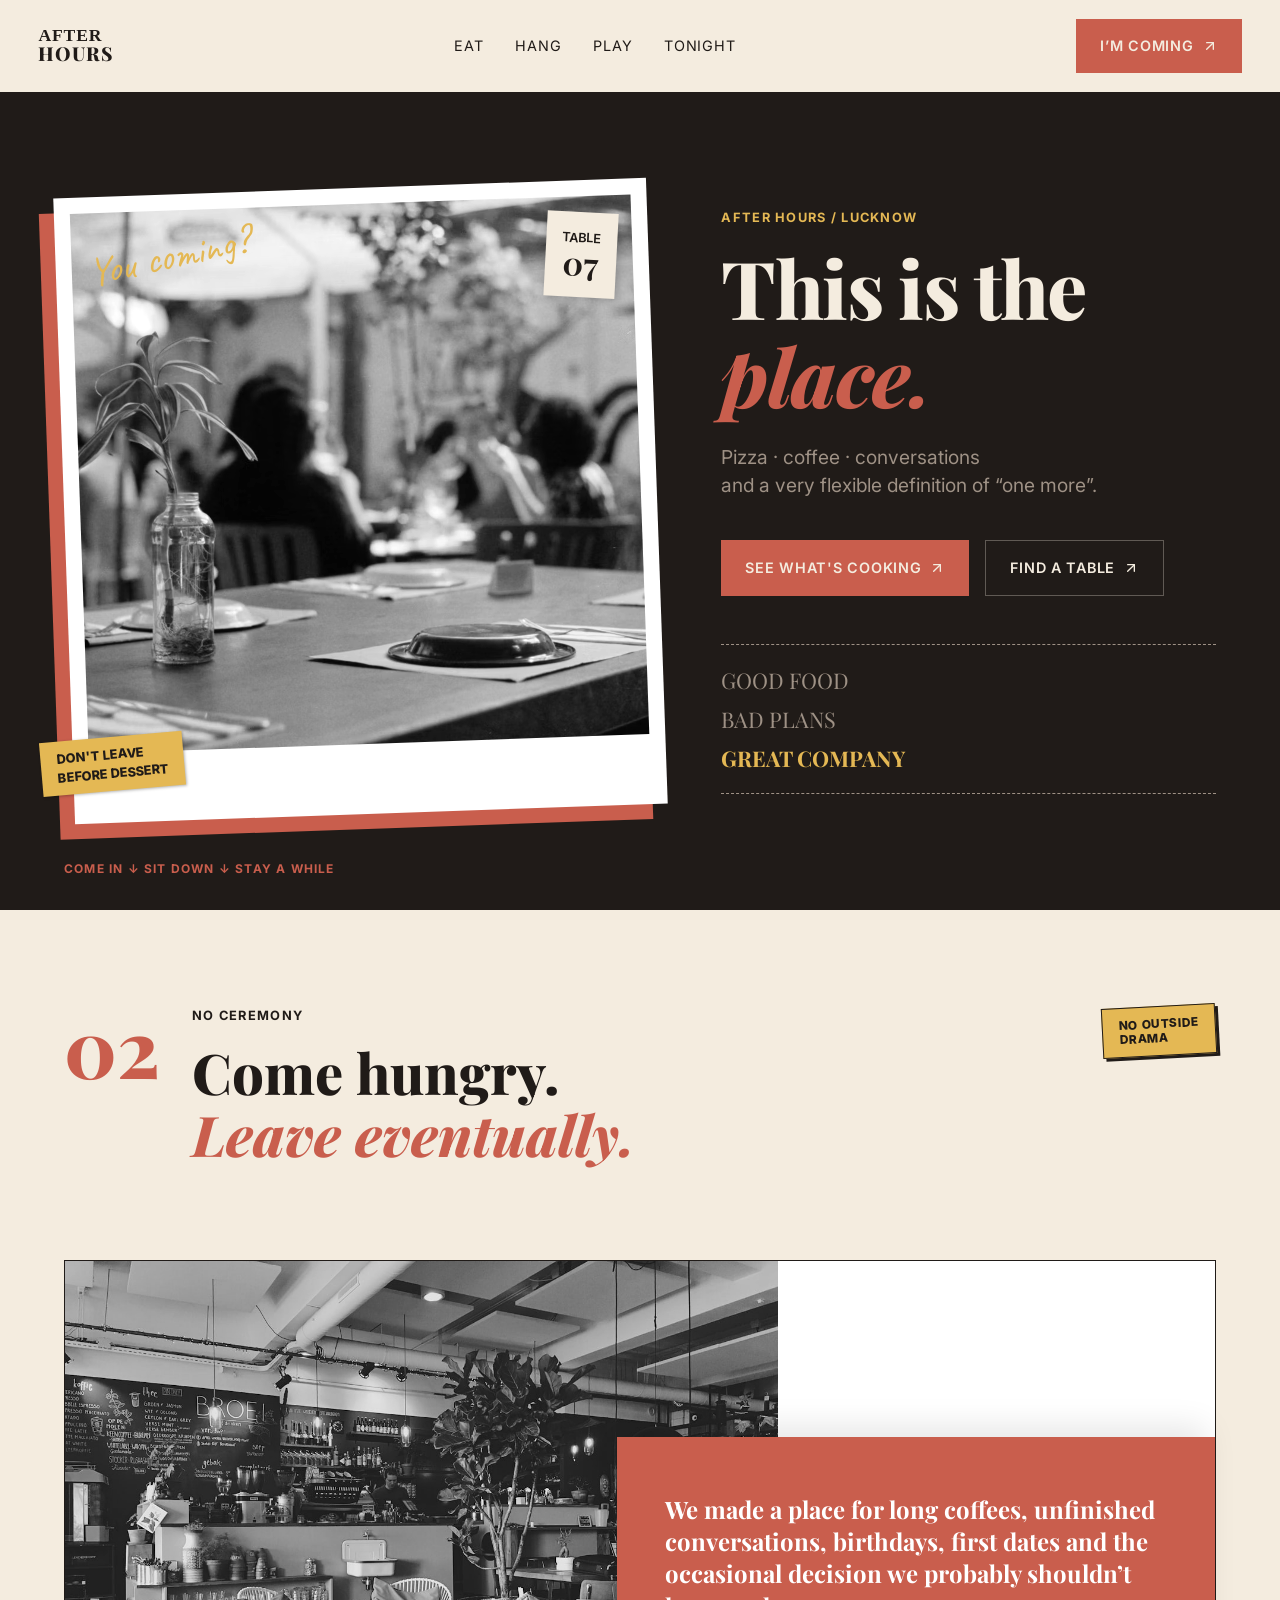
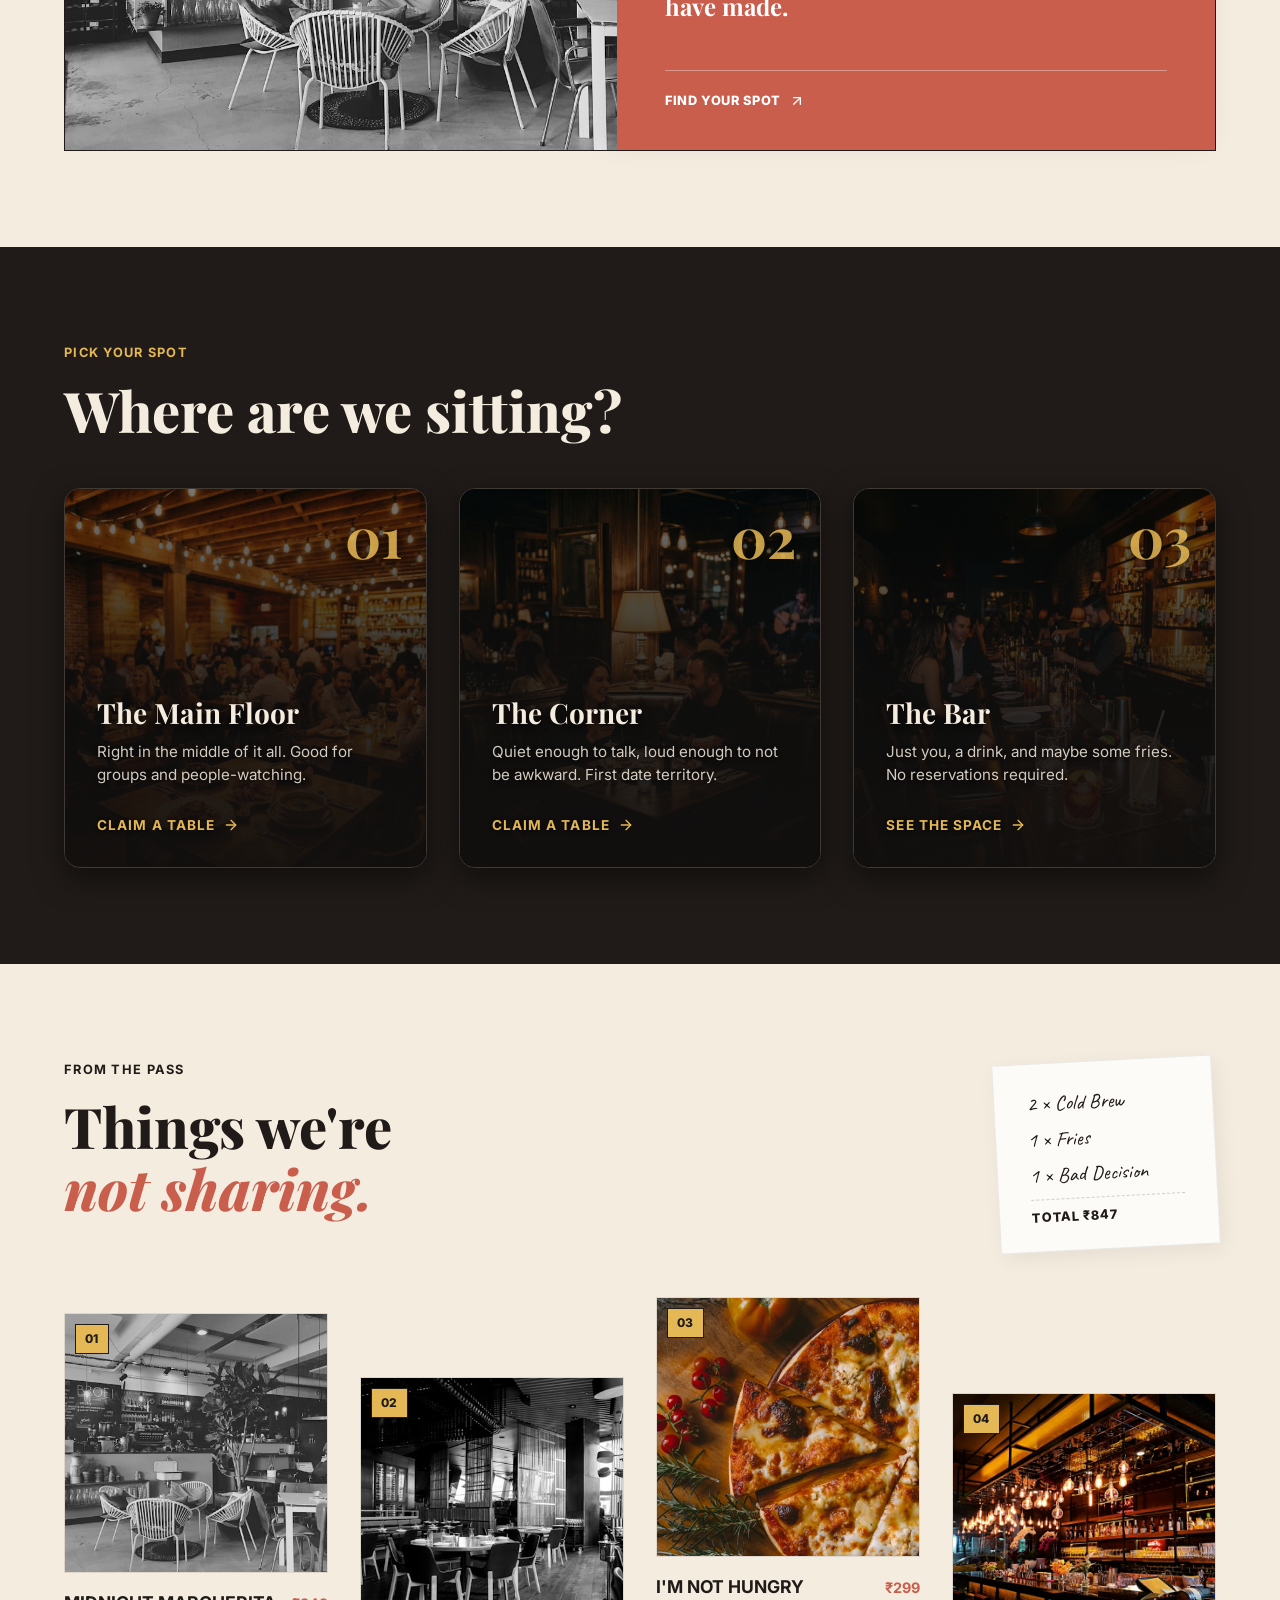
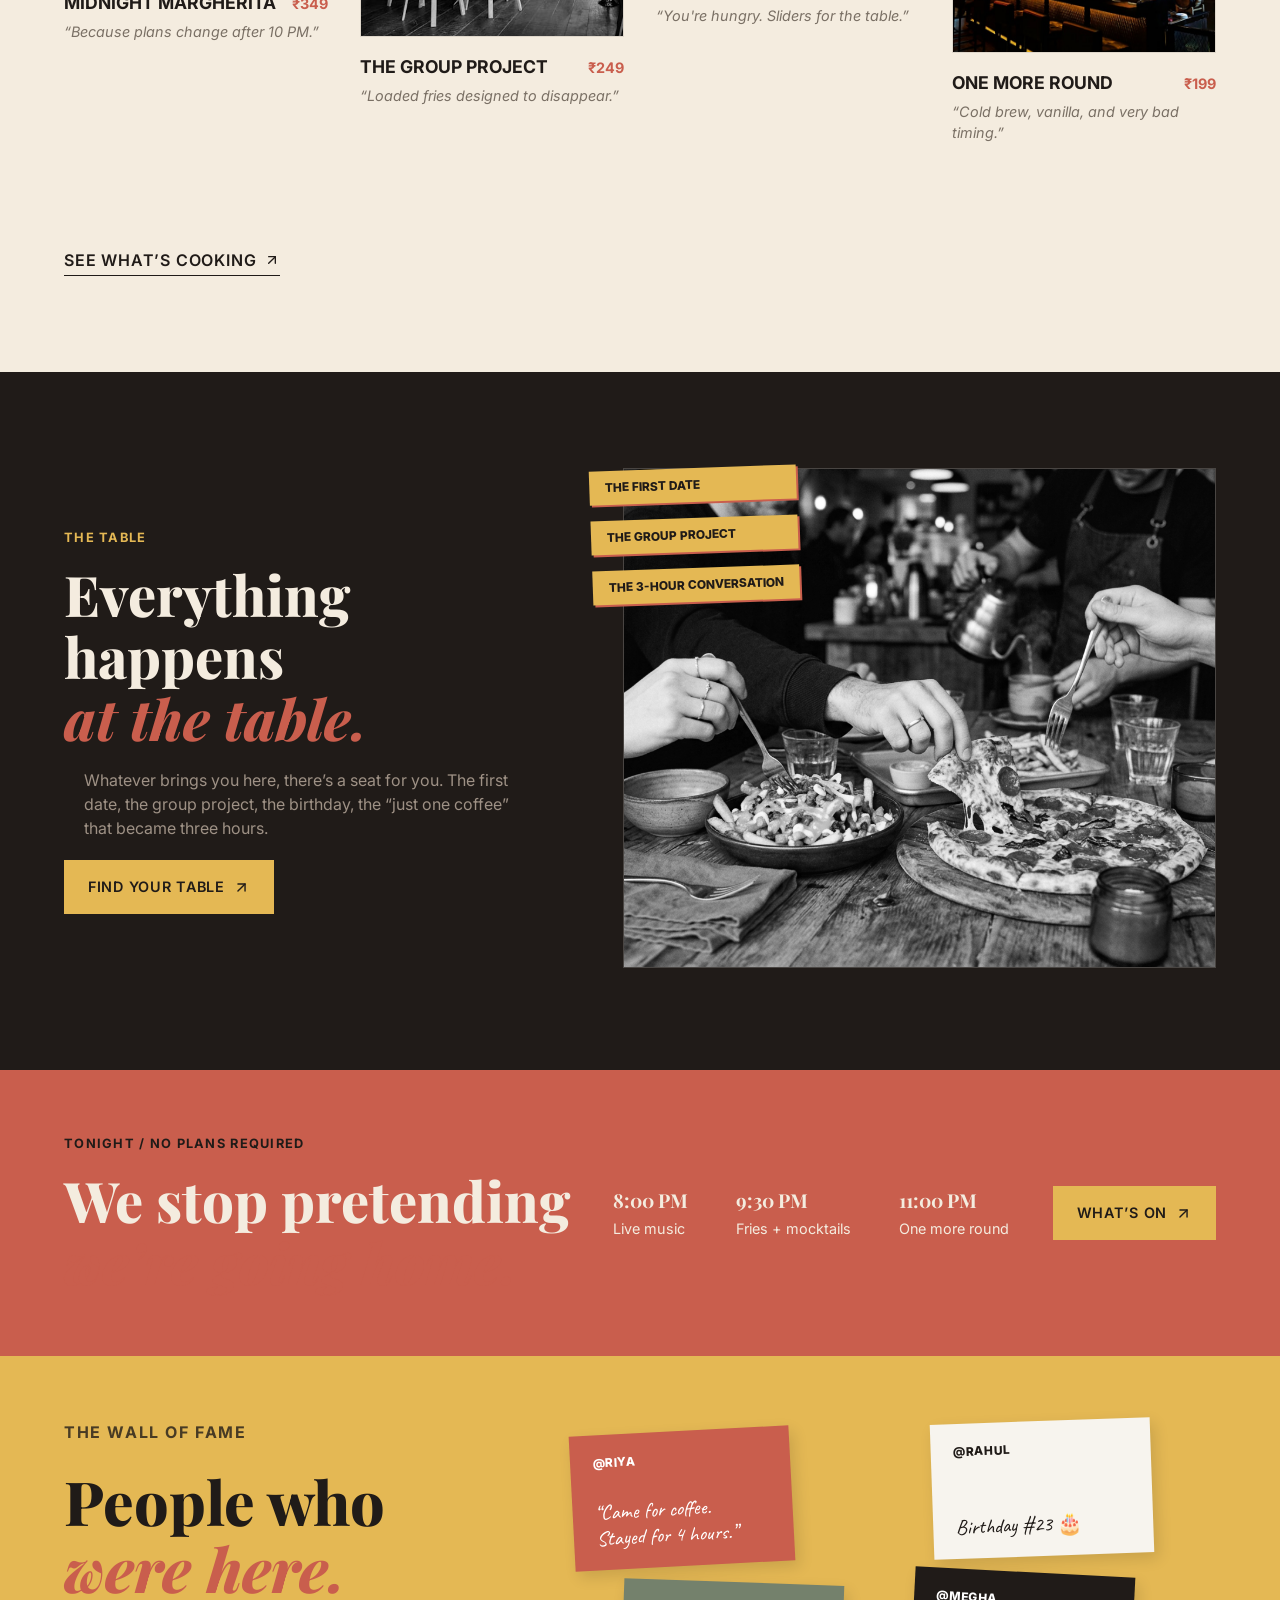
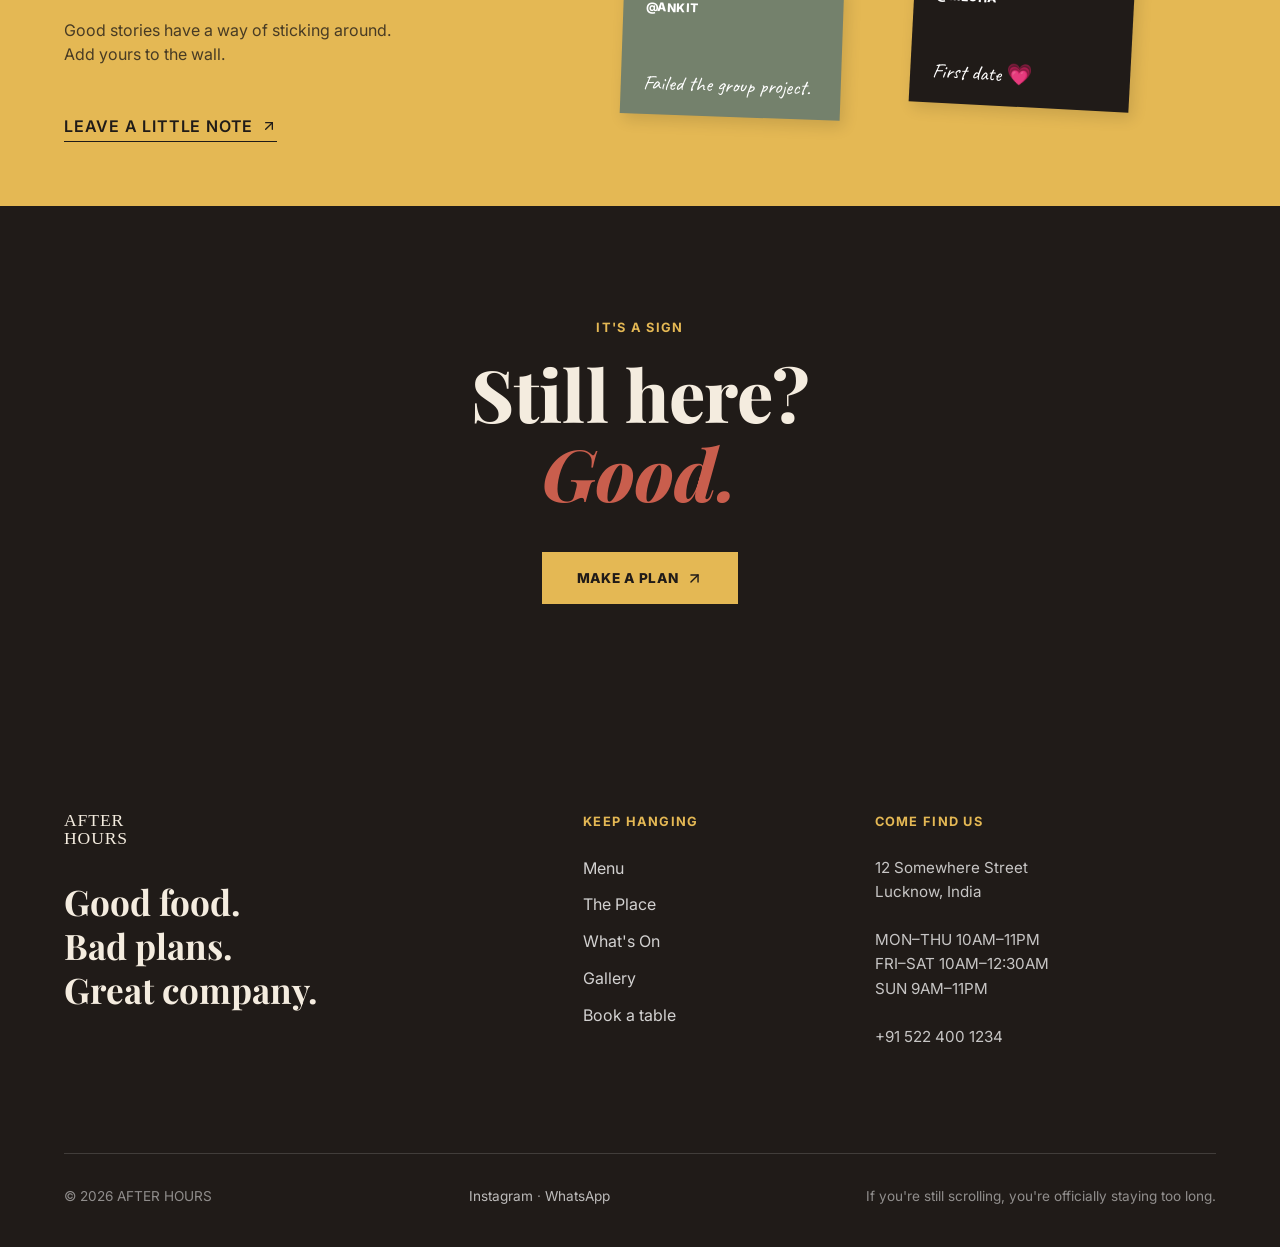
<file: index.html>
<!DOCTYPE html>
<html lang="en">

<head>
  <meta charset="UTF-8">
  <meta name="viewport" content="width=device-width, initial-scale=1.0">
  <title>After Hours | Lucknow</title>
  <link rel="preconnect" href="https://fonts.googleapis.com">
  <link rel="preconnect" href="https://fonts.gstatic.com" crossorigin>
  <link
    href="https://fonts.googleapis.com/css2?family=Caveat:wght@400;600;700&family=Inter:wght@400;500;600;700;800&family=Playfair+Display:ital,wght@0,400;0,600;0,700;0,800;1,400;1,600;1,700;1,800&display=swap"
    rel="stylesheet">
  <link rel="stylesheet" href="styles.css">
  <script src="components.js" defer></script>
  <script src="script.js" defer></script>
</head>

<body>

  <!-- Navigation -->
  <site-header></site-header>

  <!-- Hero Section -->
  <section class="hero noticeboard-hero">
    <div class="hero-photo">
      <img src="assets/hero.jpg" alt="After Hours Restaurant Vibes">
      <span class="scribble hero-note">You coming?</span>
      <span class="receipt-sticker">TABLE<br><b>07</b></span>
      <span class="hero-tape">DON'T LEAVE<br>BEFORE DESSERT</span>
    </div>

    <div class="hero-copy">
      <p class="eyebrow hero-eyebrow yellow">AFTER HOURS / LUCKNOW</p>
      <h1>This is the<br><em>place.</em></h1>
      <p class="hero-sub">Pizza · coffee · conversations<br>and a very flexible definition of “one more”.</p>

      <div class="hero-actions">
        <a href="menu.html" class="button button-red">
          See what's cooking
          <svg xmlns="http://www.w3.org/2000/svg" width="16" height="16" viewBox="0 0 24 24" fill="none"
            stroke="currentColor" stroke-width="2" stroke-linecap="round" stroke-linejoin="round">
            <path d="M7 17L17 7"></path>
            <path d="M7 7h10v10"></path>
          </svg>
        </a>
        <a href="book.html" class="button button-outline">
          Find a table
          <svg xmlns="http://www.w3.org/2000/svg" width="16" height="16" viewBox="0 0 24 24" fill="none"
            stroke="currentColor" stroke-width="2" stroke-linecap="round" stroke-linejoin="round">
            <path d="M7 17L17 7"></path>
            <path d="M7 7h10v10"></path>
          </svg>
        </a>
      </div>

      <div class="receipt-line">
        GOOD FOOD<br>BAD PLANS<br><b>GREAT COMPANY</b>
      </div>
    </div>

    <div class="hero-scroll">
      COME IN <span>↓</span> SIT DOWN <span>↓</span> STAY A WHILE
    </div>
  </section>

  <!-- Cream Section: The Place -->
  <section class="cream-section place-now">
    <div class="physical-heading">
      <span class="table-number">02</span>
      <div class="section-title">
        <p class="eyebrow">NO CEREMONY</p>
        <h2>Come hungry.<br><em>Leave eventually.</em></h2>
      </div>
      <div class="sticker-tag">NO OUTSIDE<br>DRAMA</div>
    </div>

    <div class="place-strip">
      <div class="place-strip-photo">
        <img src="assets/place_counter.jpg" alt="Café interior counter with pendant lamps and chairs">
      </div>
      <div class="place-strip-card">
        <p>We made a place for long coffees, unfinished conversations, birthdays, first dates and the occasional
          decision we probably shouldn’t have made.</p>
        <a href="the-place.html" class="place-card-link">
          FIND YOUR SPOT
          <svg xmlns="http://www.w3.org/2000/svg" width="16" height="16" viewBox="0 0 24 24" fill="none"
            stroke="currentColor" stroke-width="2" stroke-linecap="round" stroke-linejoin="round">
            <path d="M7 17L17 7"></path>
            <path d="M7 7h10v10"></path>
          </svg>
        </a>
      </div>
    </div>
  </section>

  <!-- Dark Section: Pick a Spot -->
  <section class="dark-section pick-spot">
    <div class="section-title light">
      <p class="eyebrow yellow">PICK YOUR SPOT</p>
      <h2>Where are we sitting?</h2>
    </div>

    <div class="mood-grid">
      <div class="mood mood-0" style="--spot-bg: url('assets/spot_main.png');">
        <div class="mood-bg"></div>
        <div class="mood-overlay"></div>
        <div class="mood-content">
          <span class="spot-mark">01</span>
          <h3>The Main Floor</h3>
          <p>Right in the middle of it all. Good for groups and people-watching.</p>
          <a href="book.html" class="text-link">Claim a table <svg xmlns="http://www.w3.org/2000/svg" width="16"
              height="16" viewBox="0 0 24 24" fill="none" stroke="currentColor" stroke-width="2" stroke-linecap="round"
              stroke-linejoin="round">
              <path d="M5 12h14"></path>
              <path d="M12 5l7 7-7 7"></path>
            </svg></a>
        </div>
      </div>
      <div class="mood mood-1" style="--spot-bg: url('assets/spot_corner.png');">
        <div class="mood-bg"></div>
        <div class="mood-overlay"></div>
        <div class="mood-content">
          <span class="spot-mark">02</span>
          <h3>The Corner</h3>
          <p>Quiet enough to talk, loud enough to not be awkward. First date territory.</p>
          <a href="book.html" class="text-link">Claim a table <svg xmlns="http://www.w3.org/2000/svg" width="16"
              height="16" viewBox="0 0 24 24" fill="none" stroke="currentColor" stroke-width="2" stroke-linecap="round"
              stroke-linejoin="round">
              <path d="M5 12h14"></path>
              <path d="M12 5l7 7-7 7"></path>
            </svg></a>
        </div>
      </div>
      <div class="mood mood-2" style="--spot-bg: url('assets/spot_bar.png');">
        <div class="mood-bg"></div>
        <div class="mood-overlay"></div>
        <div class="mood-content">
          <span class="spot-mark">03</span>
          <h3>The Bar</h3>
          <p>Just you, a drink, and maybe some fries. No reservations required.</p>
          <a href="the-place.html" class="text-link">See the space <svg xmlns="http://www.w3.org/2000/svg" width="16"
              height="16" viewBox="0 0 24 24" fill="none" stroke="currentColor" stroke-width="2" stroke-linecap="round"
              stroke-linejoin="round">
              <path d="M5 12h14"></path>
              <path d="M12 5l7 7-7 7"></path>
            </svg></a>
        </div>
      </div>
    </div>
  </section>

  <!-- Cream Section: Menu Feature -->
  <section class="cream-section menu-feature">
    <div class="menu-intro-row">
      <div class="menu-intro">
        <p class="eyebrow">FROM THE PASS</p>
        <h2>Things we're<br><em>not sharing.</em></h2>
      </div>
      <div class="receipt-note-paper">
        <p>2 × Cold Brew</p>
        <p>1 × Fries</p>
        <p>1 × Bad Decision</p>
        <div class="receipt-note-total">TOTAL ₹847</div>
      </div>
    </div>

    <div class="dish-grid">
      <!-- Item 1 -->
      <a href="menu.html" class="dish dish-0" data-testid="featured-dish-0">
        <div class="dish-photo">
          <span class="dish-num">01</span>
          <img src="assets/dish1.jpg" alt="Midnight Margherita" class="grayscale">
        </div>
        <div class="dish-info">
          <div class="dish-meta">
            <h3>MIDNIGHT MARGHERITA</h3>
            <strong>₹349</strong>
          </div>
          <p>“Because plans change after 10 PM.”</p>
          <span class="dish-arrow">↗</span>
        </div>
      </a>

      <!-- Item 2 -->
      <a href="menu.html" class="dish dish-1" data-testid="featured-dish-1">
        <div class="dish-photo">
          <span class="dish-num">02</span>
          <img src="assets/dish2.jpg" alt="The Group Project" class="grayscale">
        </div>
        <div class="dish-info">
          <div class="dish-meta">
            <h3>THE GROUP PROJECT</h3>
            <strong>₹249</strong>
          </div>
          <p>“Loaded fries designed to disappear.”</p>
          <span class="dish-arrow">↗</span>
        </div>
      </a>

      <!-- Item 3 -->
      <a href="menu.html" class="dish dish-2" data-testid="featured-dish-2">
        <div class="dish-photo">
          <span class="dish-num">03</span>
          <img src="assets/dish3.jpg" alt="I'm Not Hungry">
        </div>
        <div class="dish-info">
          <div class="dish-meta">
            <h3>I'M NOT HUNGRY</h3>
            <strong>₹299</strong>
          </div>
          <p>“You're hungry. Sliders for the table.”</p>
          <span class="dish-arrow">↗</span>
        </div>
      </a>

      <!-- Item 4 -->
      <a href="menu.html" class="dish dish-3" data-testid="featured-dish-3">
        <div class="dish-photo">
          <span class="dish-num">04</span>
          <img src="assets/dish4.jpg" alt="One More Round">
        </div>
        <div class="dish-info">
          <div class="dish-meta">
            <h3>ONE MORE ROUND</h3>
            <strong>₹199</strong>
          </div>
          <p>“Cold brew, vanilla, and very bad timing.”</p>
          <span class="dish-arrow">↗</span>
        </div>
      </a>
    </div>

    <a href="menu.html" class="underlined-link" data-testid="full-menu-link">
      SEE WHAT’S COOKING
      <svg xmlns="http://www.w3.org/2000/svg" width="16" height="16" viewBox="0 0 24 24" fill="none"
        stroke="currentColor" stroke-width="2" stroke-linecap="round" stroke-linejoin="round">
        <path d="M7 17L17 7"></path>
        <path d="M7 7h10v10"></path>
      </svg>
    </a>
  </section>

  <!-- Dark Section: Table Story -->
  <section class="dark-section table-story">
    <div class="table-copy">
      <p class="eyebrow yellow">THE TABLE</p>
      <h2>Everything happens<br><em>at the table.</em></h2>
      <p style="color: var(--text-muted-light); padding: 20px;">Whatever brings you here, there’s a seat for
        you. The
        first date, the
        group project, the birthday, the “just
        one coffee” that became three hours.</p>
      <a href="the-place.html" class="button button-yellow" data-testid="table-place-button">Find your table <svg
          xmlns="http://www.w3.org/2000/svg" width="17" height="17" viewBox="0 0 24 24" fill="none"
          stroke="currentColor" stroke-width="2" stroke-linecap="round" stroke-linejoin="round">
          <path d="M7 17L17 7"></path>
          <path d="M7 7h10v10"></path>
        </svg></a>
    </div>
    <div class="table-photo">
      <img src="assets/table.jpg" alt="Friends sharing pizza and fries at a warm restaurant table">
      <div class="table-labels">
        <span>THE FIRST DATE</span>
        <span>THE GROUP PROJECT</span>
        <span>THE 3-HOUR CONVERSATION</span>
      </div>
    </div>
  </section>

  <!-- Tonight Strip -->
  <section class="tonight-strip">
    <div>
      <p class="eyebrow yellow">TONIGHT / NO PLANS REQUIRED</p>
      <h2>We stop pretending<br><em>we’re going home.</em></h2>
    </div>
    <div class="tonight-list">
      <span><b>8:00 PM</b> Live music</span>
      <span><b>9:30 PM</b> Fries + mocktails</span>
      <span><b>11:00 PM</b> One more round</span>
    </div>
    <a href="whats-on.html" class="button button-yellow" data-testid="tonight-events-button">What’s on <svg
        xmlns="http://www.w3.org/2000/svg" width="17" height="17" viewBox="0 0 24 24" fill="none" stroke="currentColor"
        stroke-width="2" stroke-linecap="round" stroke-linejoin="round">
        <path d="M7 17L17 7"></path>
        <path d="M7 7h10v10"></path>
      </svg></a>
  </section>

  <!-- People Section (Wall of Fame) -->
  <section class="people-section yellow-section">
    <div class="people-copy">
      <p class="eyebrow">THE WALL OF FAME</p>
      <h2>People who<br><em>were here.</em></h2>
      <p>Good stories have a way of sticking around. Add yours to the wall.</p>
      <a href="contact.html" class="underlined-link" data-testid="share-story-link">
        LEAVE A LITTLE NOTE
        <svg xmlns="http://www.w3.org/2000/svg" width="16" height="16" viewBox="0 0 24 24" fill="none"
          stroke="currentColor" stroke-width="2" stroke-linecap="round" stroke-linejoin="round">
          <path d="M7 17L17 7"></path>
          <path d="M7 7h10v10"></path>
        </svg>
      </a>
    </div>
    <div class="notes-wall">
      <div class="note note-red" data-testid="customer-story-riya">
        <b>@RIYA</b>
        <span>“Came for coffee.<br>Stayed for 4 hours.”</span>
      </div>
      <div class="note note-cream" data-testid="customer-story-rahul">
        <b>@RAHUL</b>
        <span>Birthday #23 🎂</span>
      </div>
      <div class="note note-green" data-testid="customer-story-ankit">
        <b>@ANKIT</b>
        <span>Failed the group project.</span>
      </div>
      <div class="note note-dark" data-testid="customer-story-megha">
        <b>@MEGHA</b>
        <span>First date 💗</span>
      </div>
    </div>
  </section>

  <!-- CTA Section: Still Here -->
  <section class="cta-section dark-section">
    <div class="cta-content">
      <p class="eyebrow yellow">IT'S A SIGN</p>
      <h2>Still here?<br><em>Good.</em></h2>
      <a href="book.html" class="button button-yellow cta-button" data-testid="cta-make-plan-button">
        MAKE A PLAN
        <svg xmlns="http://www.w3.org/2000/svg" width="17" height="17" viewBox="0 0 24 24" fill="none"
          stroke="currentColor" stroke-width="2" stroke-linecap="round" stroke-linejoin="round">
          <path d="M7 17L17 7"></path>
          <path d="M7 7h10v10"></path>
        </svg>
      </a>
    </div>
  </section>

  <!-- Footer -->
  <site-footer></site-footer>

</body>

</html>
</file>
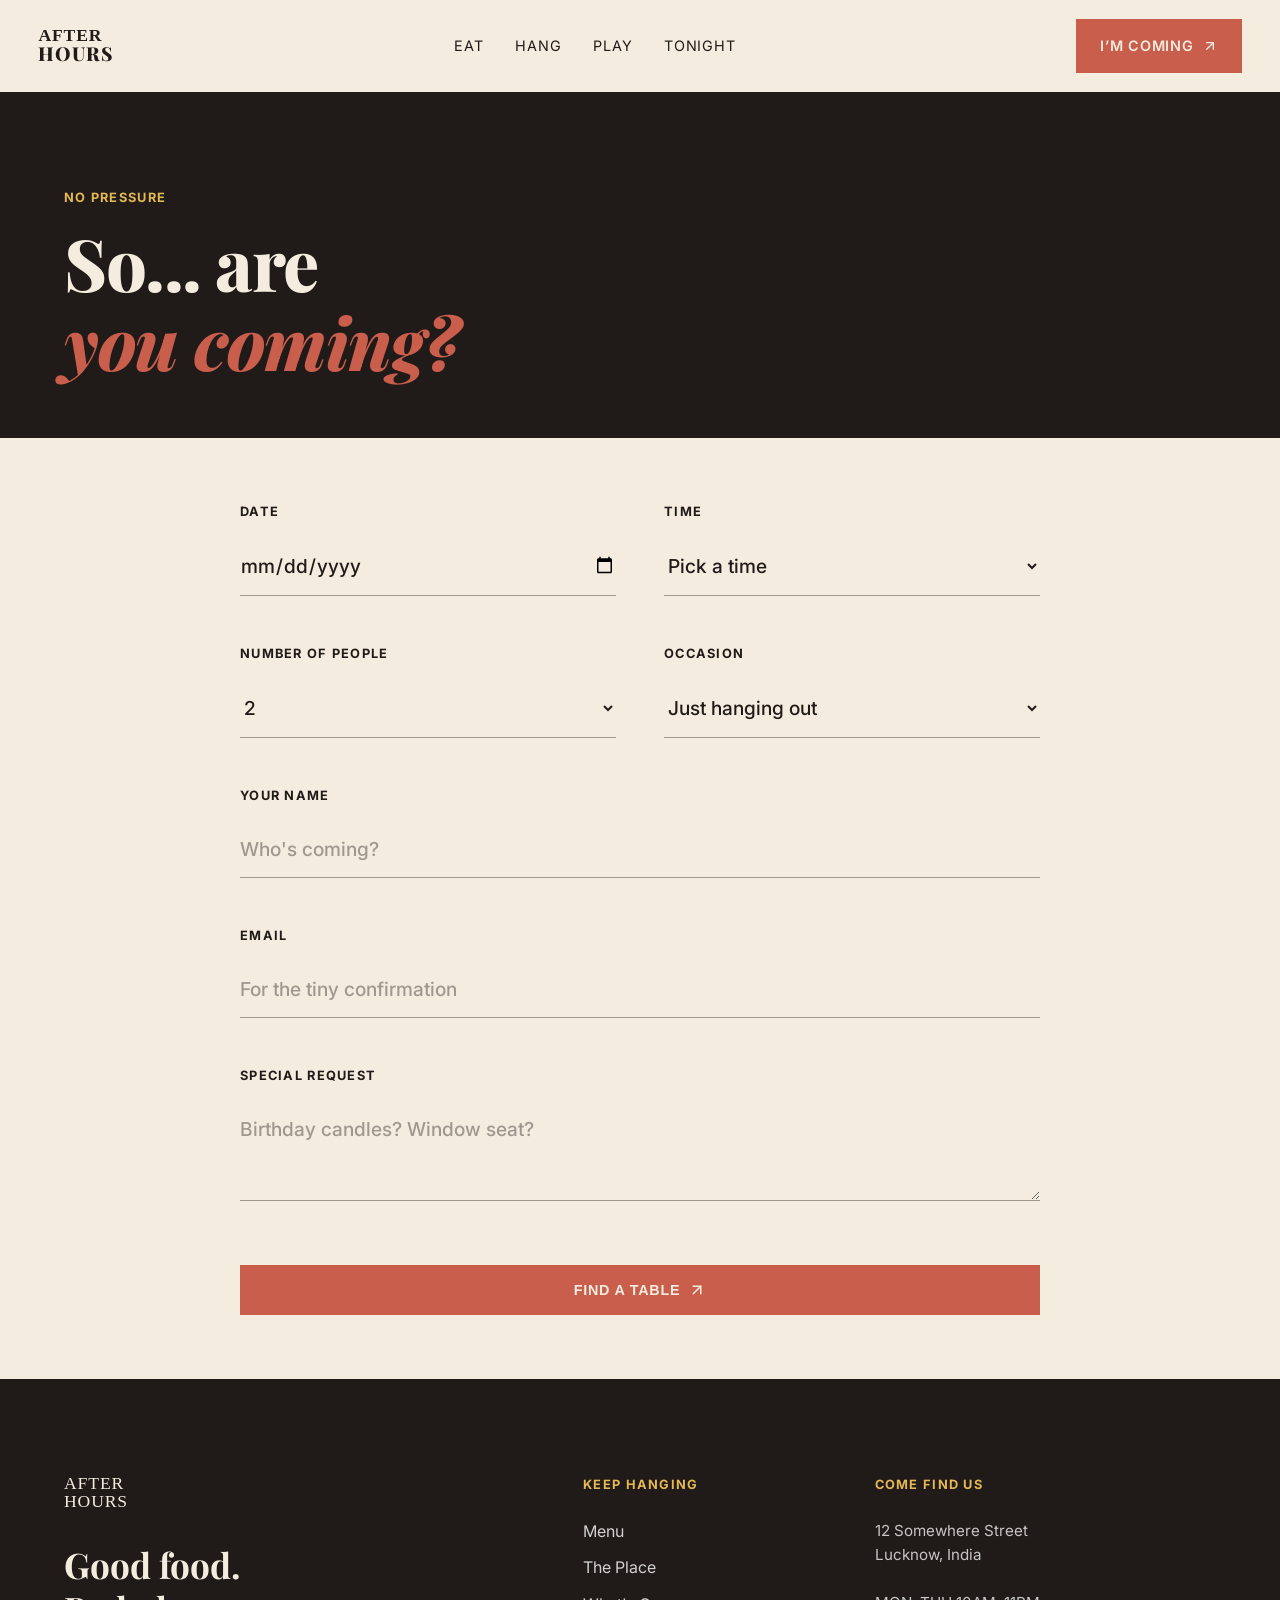
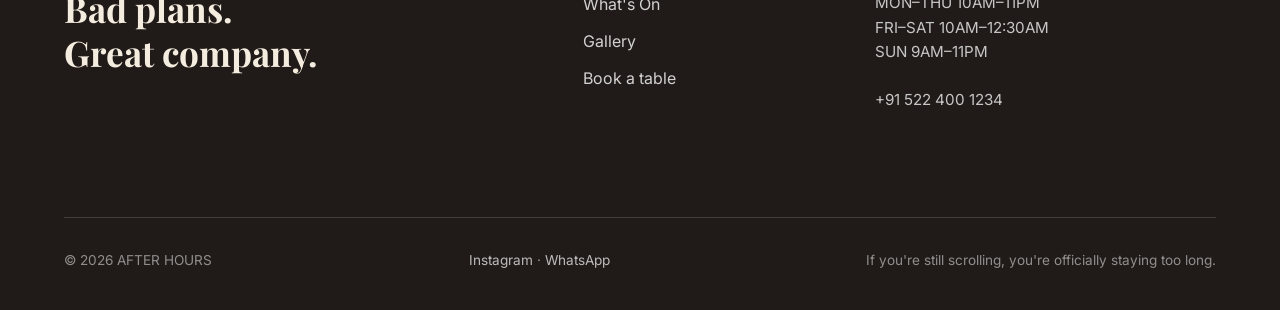
<file: book.html>
<!DOCTYPE html>
<html lang="en">
<head>
  <meta charset="UTF-8">
  <meta name="viewport" content="width=device-width, initial-scale=1.0">
  <title>Book a Table | After Hours</title>
  <link rel="preconnect" href="https://fonts.googleapis.com">
  <link rel="preconnect" href="https://fonts.gstatic.com" crossorigin>
  <link href="https://fonts.googleapis.com/css2?family=Caveat:wght@400;600;700&family=Inter:wght@400;500;600;700;800&family=Playfair+Display:ital,wght@0,400;0,600;0,700;0,800;1,400;1,600;1,700;1,800&display=swap" rel="stylesheet">
  <link rel="stylesheet" href="styles.css">
  <script src="components.js" defer></script>
  <script src="script.js" defer></script>
</head>
<body>

  <!-- Navigation -->
  <site-header></site-header>

  <!-- Page Intro -->
  <section class="page-intro">
    <p class="eyebrow yellow">NO PRESSURE</p>
    <h1>So... are<br><em>you coming?</em></h1>
  </section>

  <main class="page-body">
    <div class="booking-container">
      <form class="booking-form" id="bookingForm" data-testid="booking-form">
        
        <div class="form-row">
          <div class="form-group">
            <label class="eyebrow">DATE</label>
            <input type="date" name="date" required data-testid="book-date">
          </div>
          <div class="form-group">
            <label class="eyebrow">TIME</label>
            <select name="time" required data-testid="book-time">
              <option value="" disabled selected>Pick a time</option>
              <option value="18:00">6:00 PM</option>
              <option value="19:00">7:00 PM</option>
              <option value="20:00">8:00 PM</option>
              <option value="21:00">9:00 PM</option>
              <option value="22:00">10:00 PM</option>
              <option value="23:00">11:00 PM</option>
            </select>
          </div>
        </div>

        <div class="form-row">
          <div class="form-group">
            <label class="eyebrow">NUMBER OF PEOPLE</label>
            <select name="people" required data-testid="book-people">
              <option value="1">1</option>
              <option value="2" selected>2</option>
              <option value="3">3</option>
              <option value="4">4</option>
              <option value="5">5</option>
              <option value="6">6</option>
              <option value="7">7</option>
              <option value="8">8</option>
              <option value="9">9</option>
              <option value="10+">10+</option>
            </select>
          </div>
          <div class="form-group">
            <label class="eyebrow">OCCASION</label>
            <select name="occasion" required data-testid="book-occasion">
              <option value="Just hanging out" selected>Just hanging out</option>
              <option value="Birthday">Birthday</option>
              <option value="Date">Date</option>
              <option value="Business but cool">Business but cool</option>
              <option value="Other">Other</option>
            </select>
          </div>
        </div>

        <div class="form-group">
          <label class="eyebrow">YOUR NAME</label>
          <input type="text" name="name" placeholder="Who's coming?" required data-testid="book-name">
        </div>

        <div class="form-group">
          <label class="eyebrow">EMAIL</label>
          <input type="email" name="email" placeholder="For the tiny confirmation" required data-testid="book-email">
        </div>

        <div class="form-group">
          <label class="eyebrow">SPECIAL REQUEST</label>
          <textarea name="request" placeholder="Birthday candles? Window seat?" data-testid="book-request"></textarea>
        </div>

        <button type="submit" class="button button-red form-submit" data-testid="book-submit">
          FIND A TABLE 
          <svg xmlns="http://www.w3.org/2000/svg" width="18" height="18" viewBox="0 0 24 24" fill="none" stroke="currentColor" stroke-width="2" stroke-linecap="round" stroke-linejoin="round"><path d="M7 17L17 7"></path><path d="M7 7h10v10"></path></svg>
        </button>

      </form>

      <div class="booking-success" id="bookingSuccess" style="display: none;">
        <h2>Table Saved.</h2>
        <p>We'll see you soon. Check your email for details.</p>
        <button class="button button-red" onclick="window.location.reload()">Book another</button>
      </div>
    </div>
  </main>

  <!-- Footer -->
  <site-footer></site-footer>

</body>
</html>
</file>
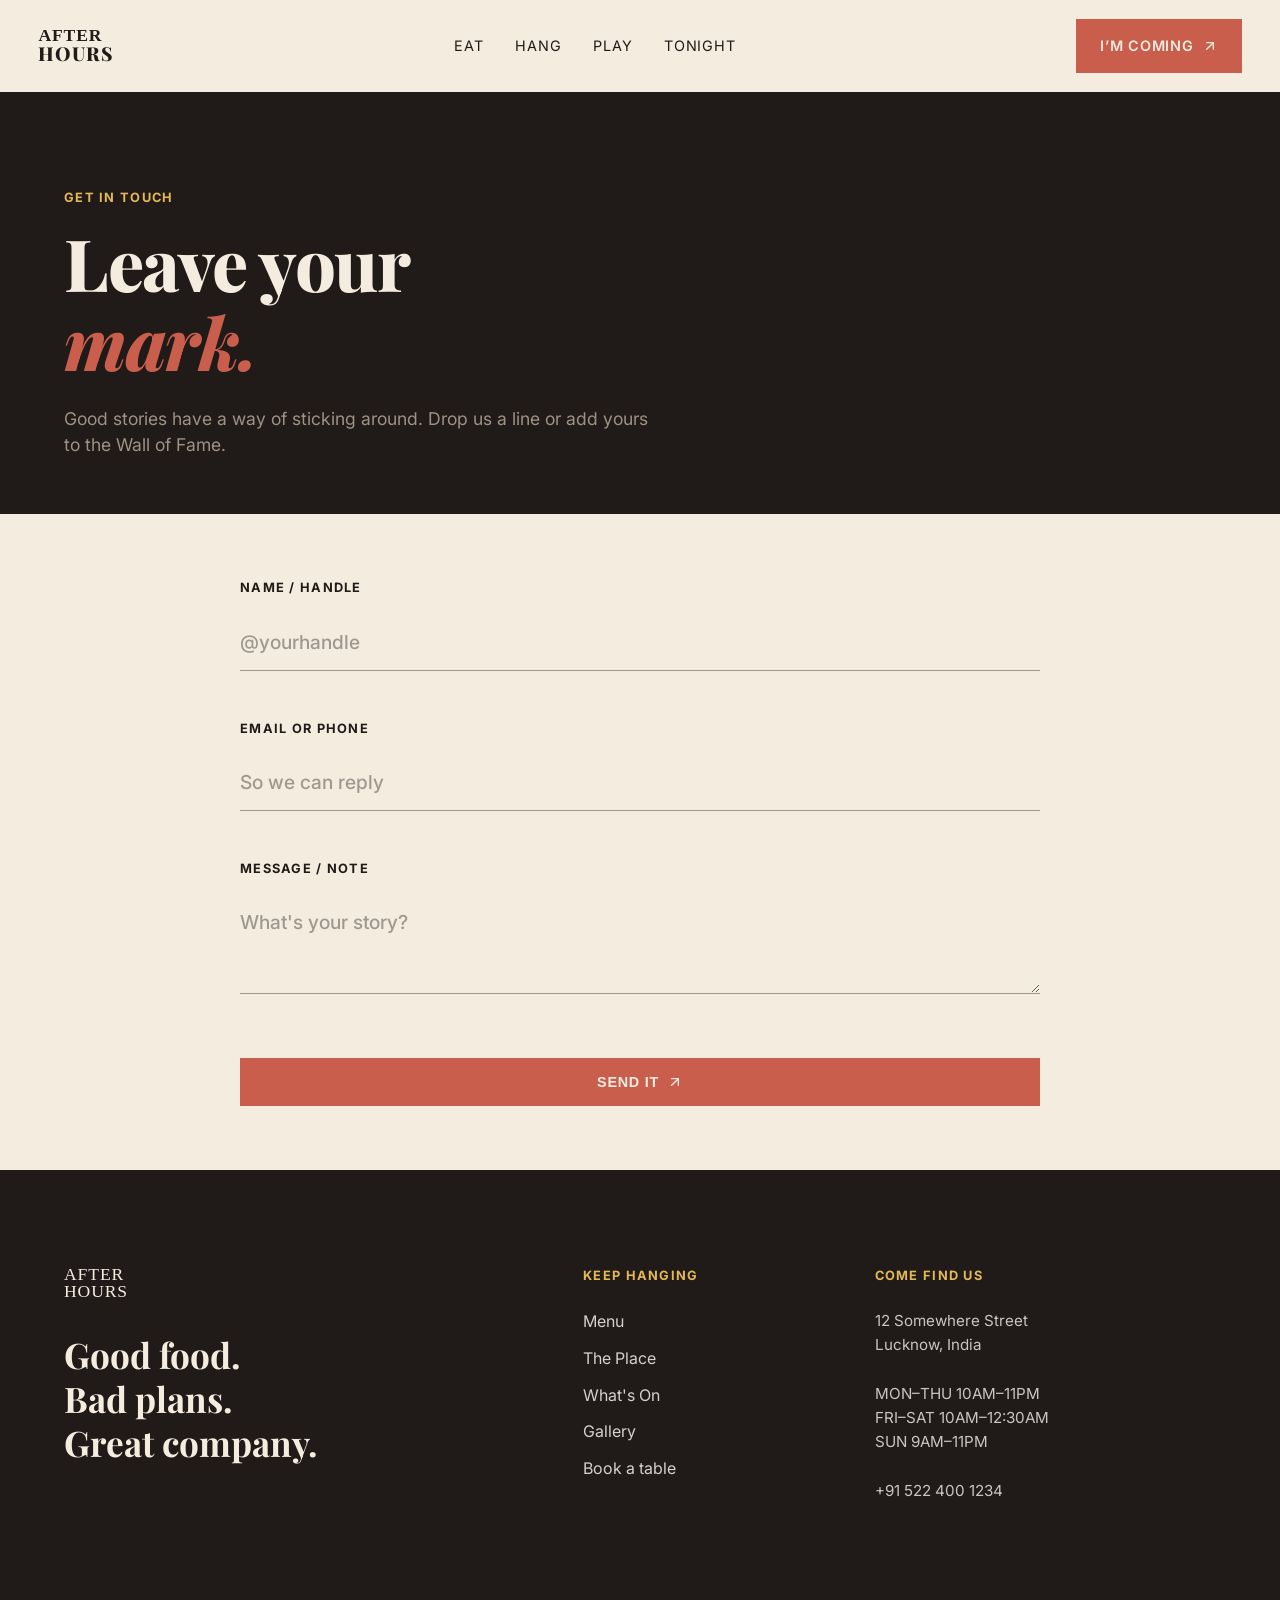
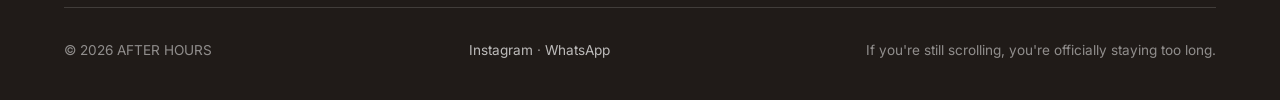
<file: contact.html>
<!DOCTYPE html>
<html lang="en">
<head>
  <meta charset="UTF-8">
  <meta name="viewport" content="width=device-width, initial-scale=1.0">
  <title>Contact | Midnight Vibes</title>
  <link rel="stylesheet" href="styles.css">
  <script src="components.js" defer></script>
  <script src="script.js" defer></script>
</head>
<body>

  <!-- Navigation -->
  <site-header></site-header>

  <!-- Page Intro -->
  <section class="page-intro">
    <p class="eyebrow yellow">GET IN TOUCH</p>
    <h1>Leave your<br><em>mark.</em></h1>
    <p style="margin-top: 1.5rem; color: var(--text-muted-light); font-size: 1.1rem; max-width: 600px;">Good stories have a way of sticking around. Drop us a line or add yours to the Wall of Fame.</p>
  </section>

  <!-- Contact Form -->
  <main class="page-body">
    <div class="booking-container">
    <form class="booking-form contact-form">
      <div class="form-group">
        <label for="name" class="eyebrow">Name / Handle</label>
        <input type="text" id="name" name="name" placeholder="@yourhandle" required>
      </div>
      
      <div class="form-group">
        <label for="contact-info" class="eyebrow">Email or Phone</label>
        <input type="text" id="contact-info" name="contact-info" placeholder="So we can reply" required>
      </div>
      
      <div class="form-group">
        <label for="message" class="eyebrow">Message / Note</label>
        <textarea id="message" name="message" placeholder="What's your story?" required></textarea>
      </div>
      
      <button type="submit" class="button button-red form-submit">
        Send it
        <svg xmlns="http://www.w3.org/2000/svg" width="16" height="16" viewBox="0 0 24 24" fill="none"
          stroke="currentColor" stroke-width="2" stroke-linecap="round" stroke-linejoin="round">
          <path d="M7 17L17 7"></path>
          <path d="M7 7h10v10"></path>
        </svg>
      </button>
    </form>
  </div>
  </main>

  <!-- Footer -->
  <site-footer></site-footer>
</body>
</html>
</file>
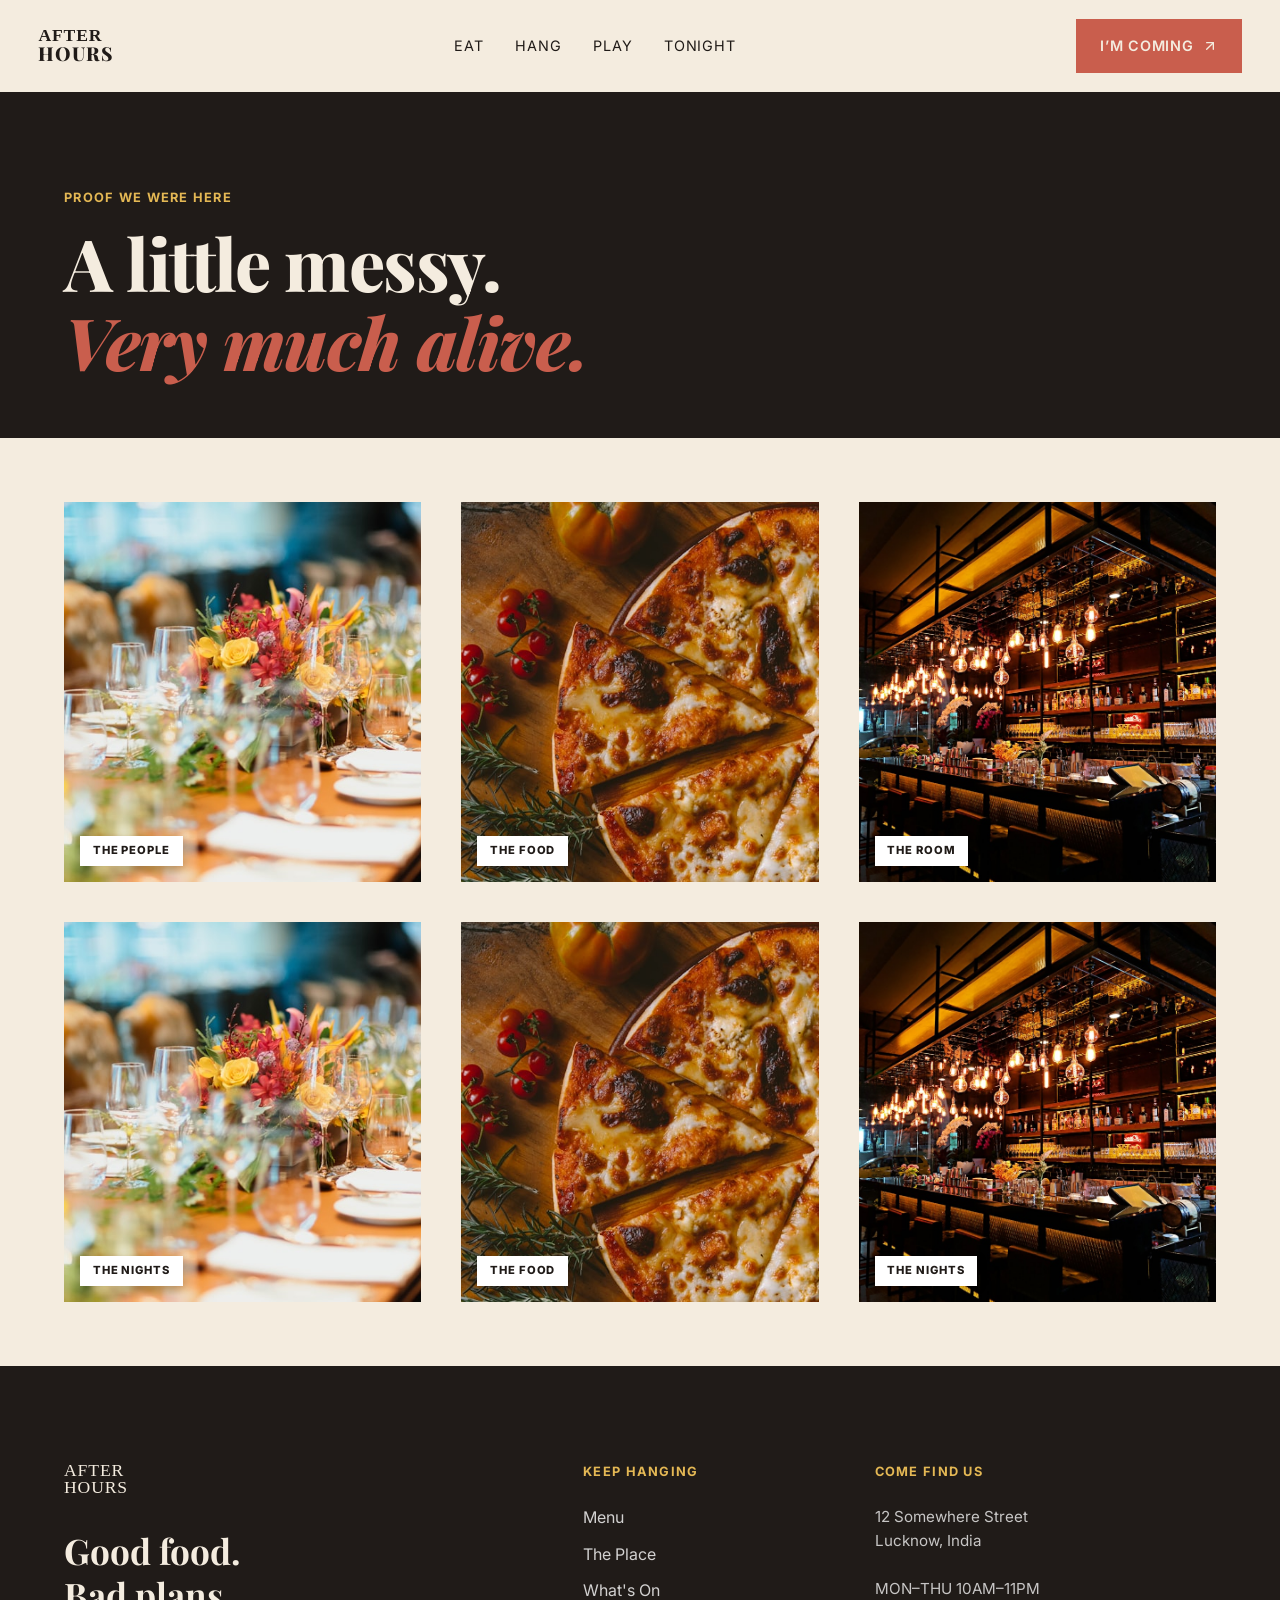
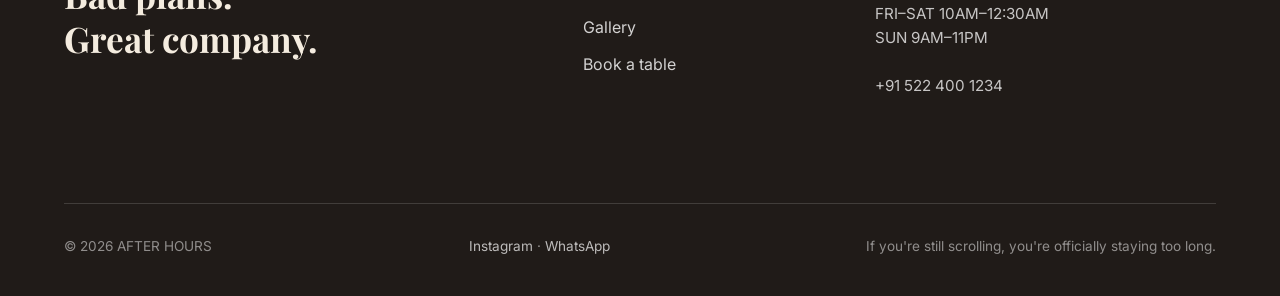
<file: gallery.html>
<!DOCTYPE html>
<html lang="en">
<head>
  <meta charset="UTF-8">
  <meta name="viewport" content="width=device-width, initial-scale=1.0">
  <title>Gallery | After Hours</title>
  <link rel="stylesheet" href="styles.css">
  <script src="components.js" defer></script>
  <script src="script.js" defer></script>
</head>
<body>

  <!-- Navigation -->
  <site-header></site-header>

  <!-- Page Intro -->
  <section class="page-intro">
    <p class="eyebrow yellow">PROOF WE WERE HERE</p>
    <h1>A little messy.<br><em>Very much alive.</em></h1>
  </section>

  <!-- Main Body: Gallery Grid -->
  <main class="page-body">
    <div class="gallery-full-grid">
      <!-- Item 1 -->
      <figure class="gallery-card" data-testid="gallery-card-0">
        <img src="assets/gallery_people.jpg" alt="Friends laughing">
        <figcaption>THE PEOPLE</figcaption>
      </figure>

      <!-- Item 2 -->
      <figure class="gallery-card" data-testid="gallery-card-1">
        <img src="assets/gallery_food.jpg" alt="Hands reaching for dinner">
        <figcaption>THE FOOD</figcaption>
      </figure>

      <!-- Item 3 -->
      <figure class="gallery-card" data-testid="gallery-card-2">
        <img src="assets/gallery_room.jpg" alt="The After Hours room">
        <figcaption>THE ROOM</figcaption>
      </figure>

      <!-- Item 4 -->
      <figure class="gallery-card" data-testid="gallery-card-3">
        <img src="assets/gallery_people.jpg" alt="Late night table">
        <figcaption>THE NIGHTS</figcaption>
      </figure>

      <!-- Item 5 -->
      <figure class="gallery-card" data-testid="gallery-card-4">
        <img src="assets/gallery_food.jpg" alt="Pizza for everyone">
        <figcaption>THE FOOD</figcaption>
      </figure>

      <!-- Item 6 -->
      <figure class="gallery-card" data-testid="gallery-card-5">
        <img src="assets/gallery_room.jpg" alt="Game night">
        <figcaption>THE NIGHTS</figcaption>
      </figure>
    </div>
  </main>

  <!-- Footer -->
  <site-footer></site-footer>

</body>
</html>
</file>
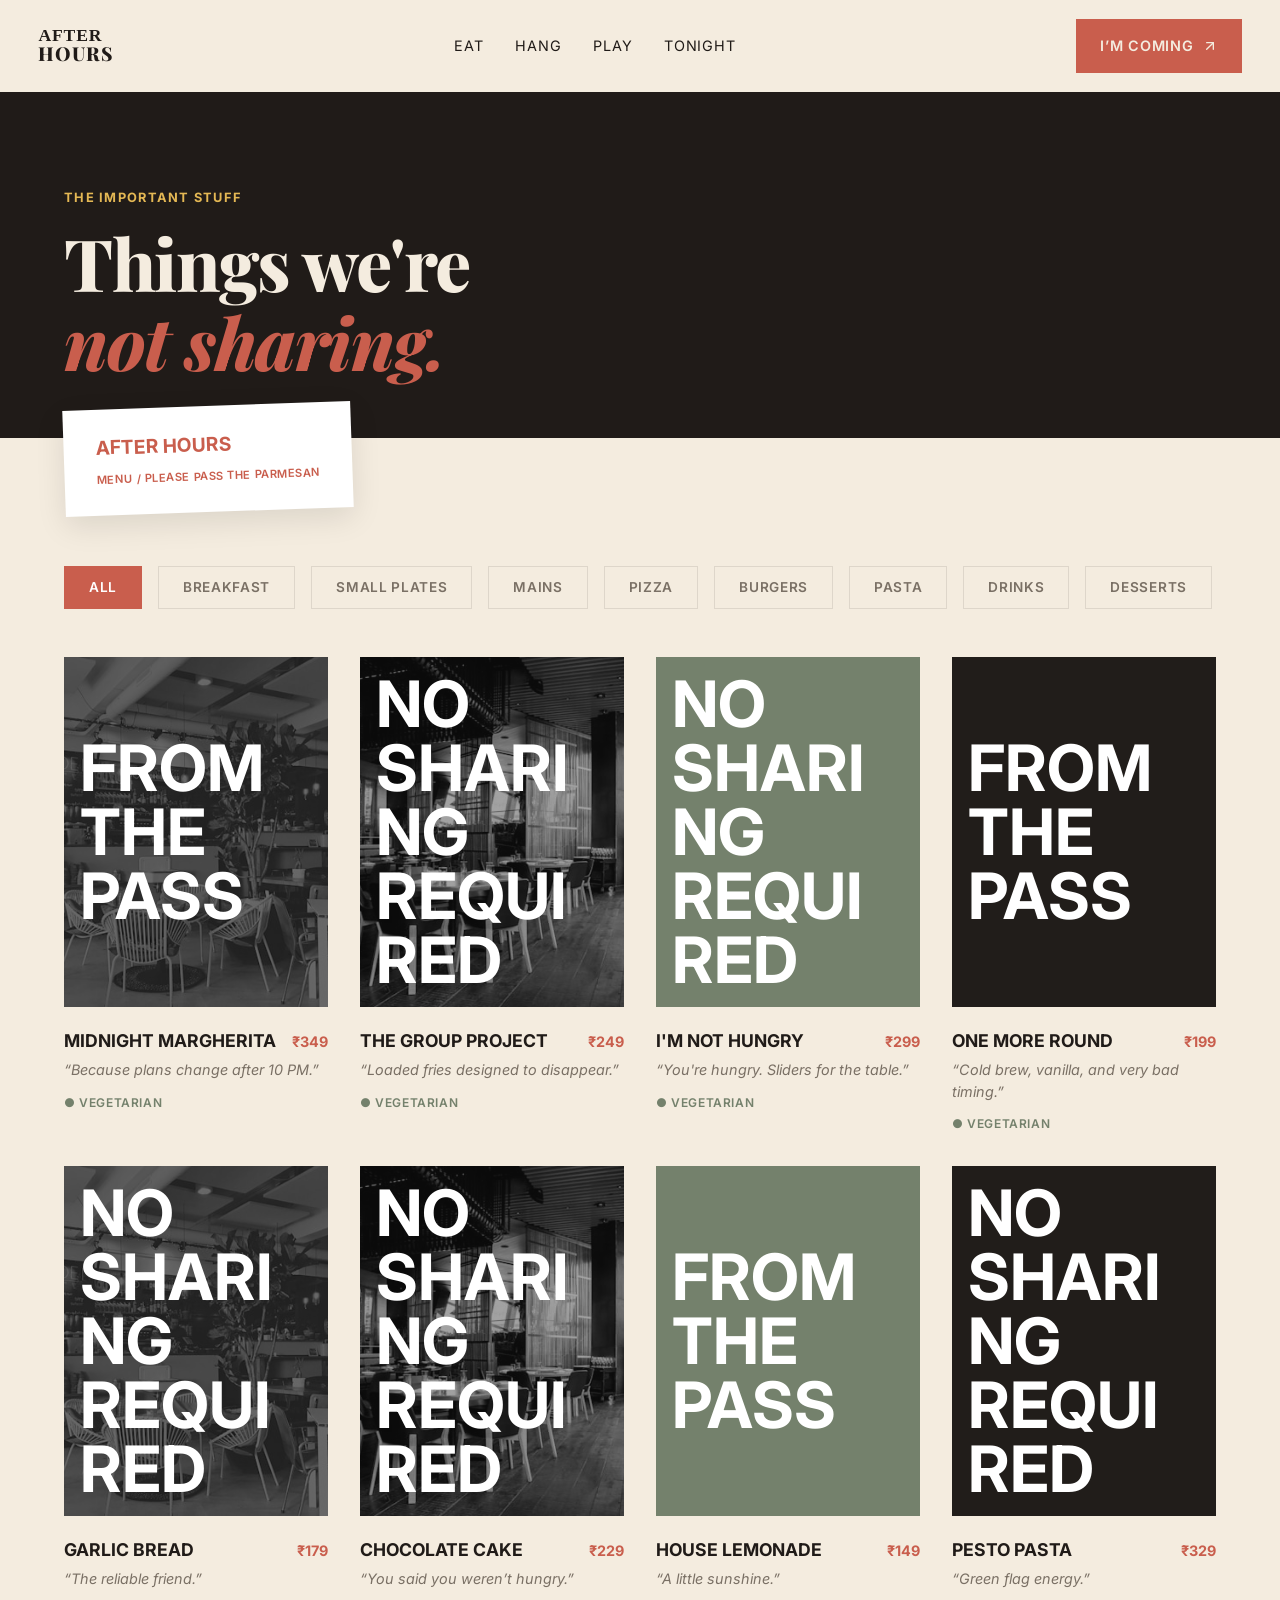
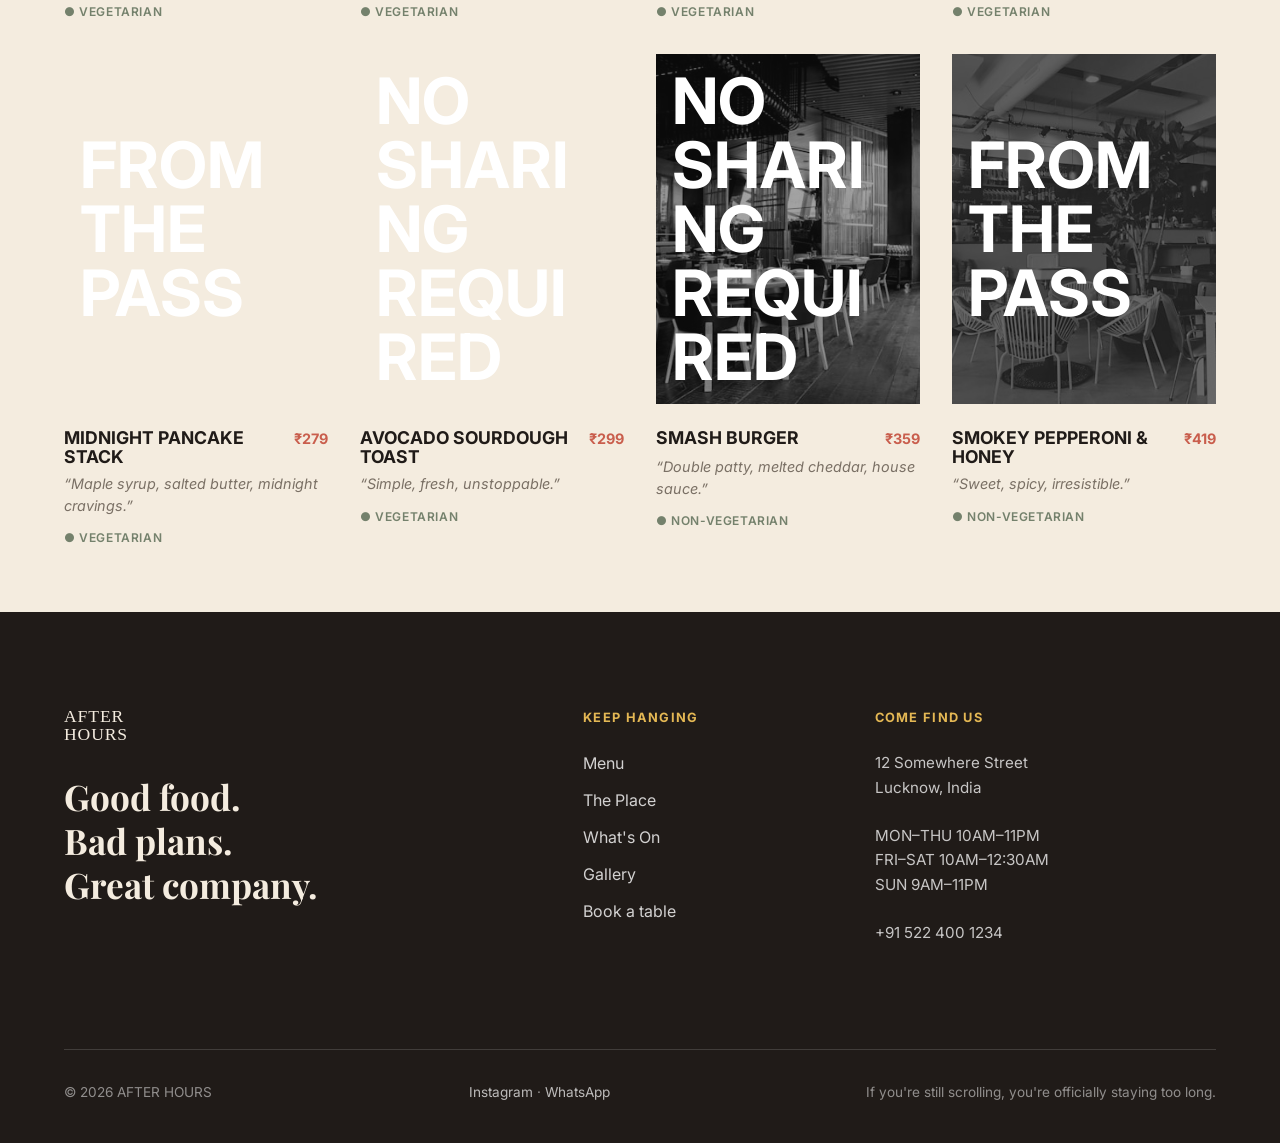
<file: menu.html>
<!DOCTYPE html>
<html lang="en">
<head>
  <meta charset="UTF-8">
  <meta name="viewport" content="width=device-width, initial-scale=1.0">
  <title>Menu | After Hours</title>
  <link rel="preconnect" href="https://fonts.googleapis.com">
  <link rel="preconnect" href="https://fonts.gstatic.com" crossorigin>
  <link href="https://fonts.googleapis.com/css2?family=Caveat:wght@400;600;700&family=Inter:wght@400;500;600;700;800&family=Playfair+Display:ital,wght@0,400;0,600;0,700;0,800;1,400;1,600;1,700;1,800&display=swap" rel="stylesheet">
  <link rel="stylesheet" href="styles.css">
  <script src="components.js" defer></script>
  <script src="script.js" defer></script>
</head>
<body>

  <!-- Navigation -->
  <site-header></site-header>

  <!-- Page Intro -->
  <section class="page-intro">
    <p class="eyebrow yellow">THE IMPORTANT STUFF</p>
    <h1>Things we're<br><em>not sharing.</em></h1>
  </section>

  <main class="page-body">
    <div class="menu-receipt" data-testid="menu-receipt">
      AFTER HOURS<br>
      <span>MENU / PLEASE PASS THE PARMESAN</span>
    </div>
    
    <div class="filter-row">
      <button class="active" data-testid="menu-filter-all">All</button>
      <button data-testid="menu-filter-breakfast">Breakfast</button>
      <button data-testid="menu-filter-small-plates">Small Plates</button>
      <button data-testid="menu-filter-mains">Mains</button>
      <button data-testid="menu-filter-pizza">Pizza</button>
      <button data-testid="menu-filter-burgers">Burgers</button>
      <button data-testid="menu-filter-pasta">Pasta</button>
      <button data-testid="menu-filter-drinks">Drinks</button>
      <button data-testid="menu-filter-desserts">Desserts</button>
    </div>

    <div class="full-menu-grid">
      
      <!-- Item 1 -->
      <article class="menu-item" data-category="pizza mains" data-testid="menu-item-0">
        <div class="menu-item-art menu-photo-0">
          <span class="menu-photo-label">FROM THE PASS</span>
        </div>
        <div>
          <div class="dish-meta">
            <h3>Midnight Margherita</h3>
            <strong>₹349</strong>
          </div>
          <p>“Because plans change after 10 PM.”</p>
          <span class="veg">● Vegetarian</span>
        </div>
      </article>

      <!-- Item 2 -->
      <article class="menu-item" data-category="small-plates mains" data-testid="menu-item-1">
        <div class="menu-item-art menu-photo-1">
          <span class="menu-photo-label">NO SHARING REQUIRED</span>
        </div>
        <div>
          <div class="dish-meta">
            <h3>The Group Project</h3>
            <strong>₹249</strong>
          </div>
          <p>“Loaded fries designed to disappear.”</p>
          <span class="veg">● Vegetarian</span>
        </div>
      </article>

      <!-- Item 3 -->
      <article class="menu-item" data-category="burgers small-plates mains" data-testid="menu-item-2">
        <div class="menu-item-art menu-photo-2">
          <span class="menu-photo-label">NO SHARING REQUIRED</span>
        </div>
        <div>
          <div class="dish-meta">
            <h3>I'm Not Hungry</h3>
            <strong>₹299</strong>
          </div>
          <p>“You're hungry. Sliders for the table.”</p>
          <span class="veg">● Vegetarian</span>
        </div>
      </article>

      <!-- Item 4 -->
      <article class="menu-item" data-category="drinks" data-testid="menu-item-3">
        <div class="menu-item-art menu-photo-3">
          <span class="menu-photo-label">FROM THE PASS</span>
        </div>
        <div>
          <div class="dish-meta">
            <h3>One More Round</h3>
            <strong>₹199</strong>
          </div>
          <p>“Cold brew, vanilla, and very bad timing.”</p>
          <span class="veg">● Vegetarian</span>
        </div>
      </article>

      <!-- Item 5 -->
      <article class="menu-item" data-category="small-plates" data-testid="menu-item-4">
        <div class="menu-item-art menu-photo-0">
          <span class="menu-photo-label">NO SHARING REQUIRED</span>
        </div>
        <div>
          <div class="dish-meta">
            <h3>Garlic Bread</h3>
            <strong>₹179</strong>
          </div>
          <p>“The reliable friend.”</p>
          <span class="veg">● Vegetarian</span>
        </div>
      </article>

      <!-- Item 6 -->
      <article class="menu-item" data-category="desserts" data-testid="menu-item-5">
        <div class="menu-item-art menu-photo-1">
          <span class="menu-photo-label">NO SHARING REQUIRED</span>
        </div>
        <div>
          <div class="dish-meta">
            <h3>Chocolate Cake</h3>
            <strong>₹229</strong>
          </div>
          <p>“You said you weren’t hungry.”</p>
          <span class="veg">● Vegetarian</span>
        </div>
      </article>

      <!-- Item 7 -->
      <article class="menu-item" data-category="drinks" data-testid="menu-item-6">
        <div class="menu-item-art menu-photo-2">
          <span class="menu-photo-label">FROM THE PASS</span>
        </div>
        <div>
          <div class="dish-meta">
            <h3>House Lemonade</h3>
            <strong>₹149</strong>
          </div>
          <p>“A little sunshine.”</p>
          <span class="veg">● Vegetarian</span>
        </div>
      </article>

      <!-- Item 8 -->
      <article class="menu-item" data-category="pasta mains" data-testid="menu-item-7">
        <div class="menu-item-art menu-photo-3">
          <span class="menu-photo-label">NO SHARING REQUIRED</span>
        </div>
        <div>
          <div class="dish-meta">
            <h3>Pesto Pasta</h3>
            <strong>₹329</strong>
          </div>
          <p>“Green flag energy.”</p>
          <span class="veg">● Vegetarian</span>
        </div>
      </article>

      <!-- Item 9 -->
      <article class="menu-item" data-category="breakfast desserts" data-testid="menu-item-8">
        <div class="menu-item-art menu-photo-4">
          <span class="menu-photo-label">FROM THE PASS</span>
        </div>
        <div>
          <div class="dish-meta">
            <h3>Midnight Pancake Stack</h3>
            <strong>₹279</strong>
          </div>
          <p>“Maple syrup, salted butter, midnight cravings.”</p>
          <span class="veg">● Vegetarian</span>
        </div>
      </article>

      <!-- Item 10 -->
      <article class="menu-item" data-category="breakfast small-plates" data-testid="menu-item-9">
        <div class="menu-item-art menu-photo-5">
          <span class="menu-photo-label">NO SHARING REQUIRED</span>
        </div>
        <div>
          <div class="dish-meta">
            <h3>Avocado Sourdough Toast</h3>
            <strong>₹299</strong>
          </div>
          <p>“Simple, fresh, unstoppable.”</p>
          <span class="veg">● Vegetarian</span>
        </div>
      </article>

      <!-- Item 11 -->
      <article class="menu-item" data-category="burgers mains" data-testid="menu-item-10">
        <div class="menu-item-art menu-photo-1">
          <span class="menu-photo-label">NO SHARING REQUIRED</span>
        </div>
        <div>
          <div class="dish-meta">
            <h3>Smash Burger</h3>
            <strong>₹359</strong>
          </div>
          <p>“Double patty, melted cheddar, house sauce.”</p>
          <span class="veg">● Non-Vegetarian</span>
        </div>
      </article>

      <!-- Item 12 -->
      <article class="menu-item" data-category="pizza mains" data-testid="menu-item-11">
        <div class="menu-item-art menu-photo-0">
          <span class="menu-photo-label">FROM THE PASS</span>
        </div>
        <div>
          <div class="dish-meta">
            <h3>Smokey Pepperoni & Honey</h3>
            <strong>₹419</strong>
          </div>
          <p>“Sweet, spicy, irresistible.”</p>
          <span class="veg">● Non-Vegetarian</span>
        </div>
      </article>

    </div>
  </main>

  <!-- Footer -->
  <site-footer></site-footer>

</body>
</html>
</file>
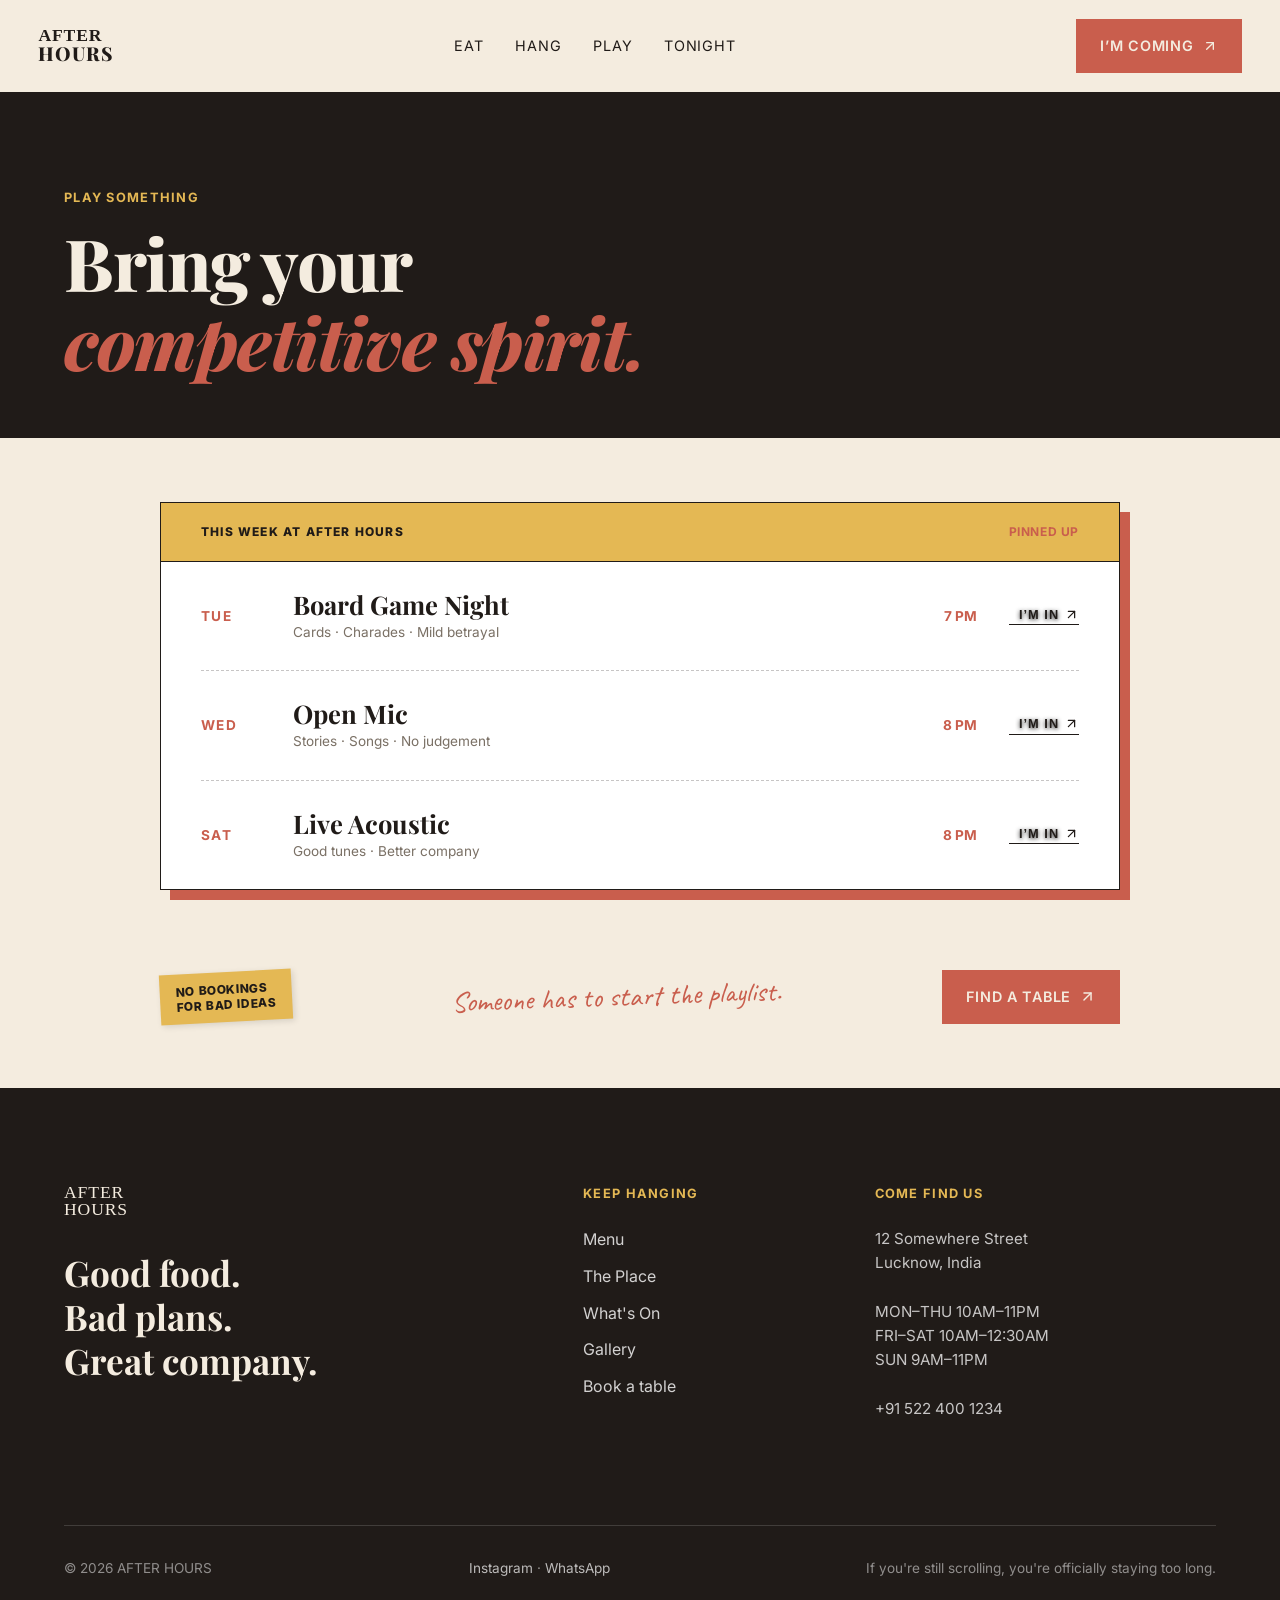
<file: play.html>
<!DOCTYPE html>
<html lang="en">
<head>
  <meta charset="UTF-8">
  <meta name="viewport" content="width=device-width, initial-scale=1.0">
  <title>Play | After Hours</title>
  <link rel="preconnect" href="https://fonts.googleapis.com">
  <link rel="preconnect" href="https://fonts.gstatic.com" crossorigin>
  <link href="https://fonts.googleapis.com/css2?family=Caveat:wght@400;600;700&family=Inter:wght@400;500;600;700;800&family=Playfair+Display:ital,wght@0,400;0,600;0,700;0,800;1,400;1,600;1,700;1,800&display=swap" rel="stylesheet">
  <link rel="stylesheet" href="styles.css">
  <script src="components.js" defer></script>
  <script src="script.js" defer></script>
</head>
<body>

  <!-- Navigation -->
  <site-header></site-header>

  <!-- Page Intro -->
  <section class="page-intro">
    <p class="eyebrow yellow">PLAY SOMETHING</p>
    <h1>Bring your<br><em>competitive spirit.</em></h1>
  </section>

  <main class="page-body">
    <div class="tonight-board">
      <div class="board-header">
        <span>THIS WEEK AT AFTER HOURS</span>
        <b>PINNED UP</b>
      </div>
      <div class="board-events">
        <!-- Event 1 -->
        <article class="board-event" data-testid="event-card-0">
          <span class="event-day">TUE</span>
          <div>
            <h3>Board Game Night</h3>
            <p>Cards · Charades · Mild betrayal</p>
          </div>
          <span class="event-time">7 PM</span>
          <button class="text-link event-save" data-testid="event-save-0">
            I’m in 
            <svg xmlns="http://www.w3.org/2000/svg" width="15" height="15" viewBox="0 0 24 24" fill="none" stroke="currentColor" stroke-width="2" stroke-linecap="round" stroke-linejoin="round"><path d="M7 17L17 7"></path><path d="M7 7h10v10"></path></svg>
          </button>
        </article>

        <!-- Event 2 -->
        <article class="board-event" data-testid="event-card-1">
          <span class="event-day">WED</span>
          <div>
            <h3>Open Mic</h3>
            <p>Stories · Songs · No judgement</p>
          </div>
          <span class="event-time">8 PM</span>
          <button class="text-link event-save" data-testid="event-save-1">
            I’m in 
            <svg xmlns="http://www.w3.org/2000/svg" width="15" height="15" viewBox="0 0 24 24" fill="none" stroke="currentColor" stroke-width="2" stroke-linecap="round" stroke-linejoin="round"><path d="M7 17L17 7"></path><path d="M7 7h10v10"></path></svg>
          </button>
        </article>

        <!-- Event 3 -->
        <article class="board-event" data-testid="event-card-2">
          <span class="event-day">SAT</span>
          <div>
            <h3>Live Acoustic</h3>
            <p>Good tunes · Better company</p>
          </div>
          <span class="event-time">8 PM</span>
          <button class="text-link event-save" data-testid="event-save-2">
            I’m in 
            <svg xmlns="http://www.w3.org/2000/svg" width="15" height="15" viewBox="0 0 24 24" fill="none" stroke="currentColor" stroke-width="2" stroke-linecap="round" stroke-linejoin="round"><path d="M7 17L17 7"></path><path d="M7 7h10v10"></path></svg>
          </button>
        </article>
      </div>
    </div>
    
    <div class="tonight-footnote">
      <span class="sticker footnote-sticker">NO BOOKINGS<br>FOR BAD IDEAS</span>
      <p class="scribble">Someone has to start the playlist.</p>
      <a href="book.html" class="button button-red" data-testid="events-book-button">
        Find a table 
        <svg xmlns="http://www.w3.org/2000/svg" width="17" height="17" viewBox="0 0 24 24" fill="none" stroke="currentColor" stroke-width="2" stroke-linecap="round" stroke-linejoin="round"><path d="M7 17L17 7"></path><path d="M7 7h10v10"></path></svg>
      </a>
    </div>
  </main>

  <!-- Footer -->
  <site-footer></site-footer>

</body>
</html>
</file>
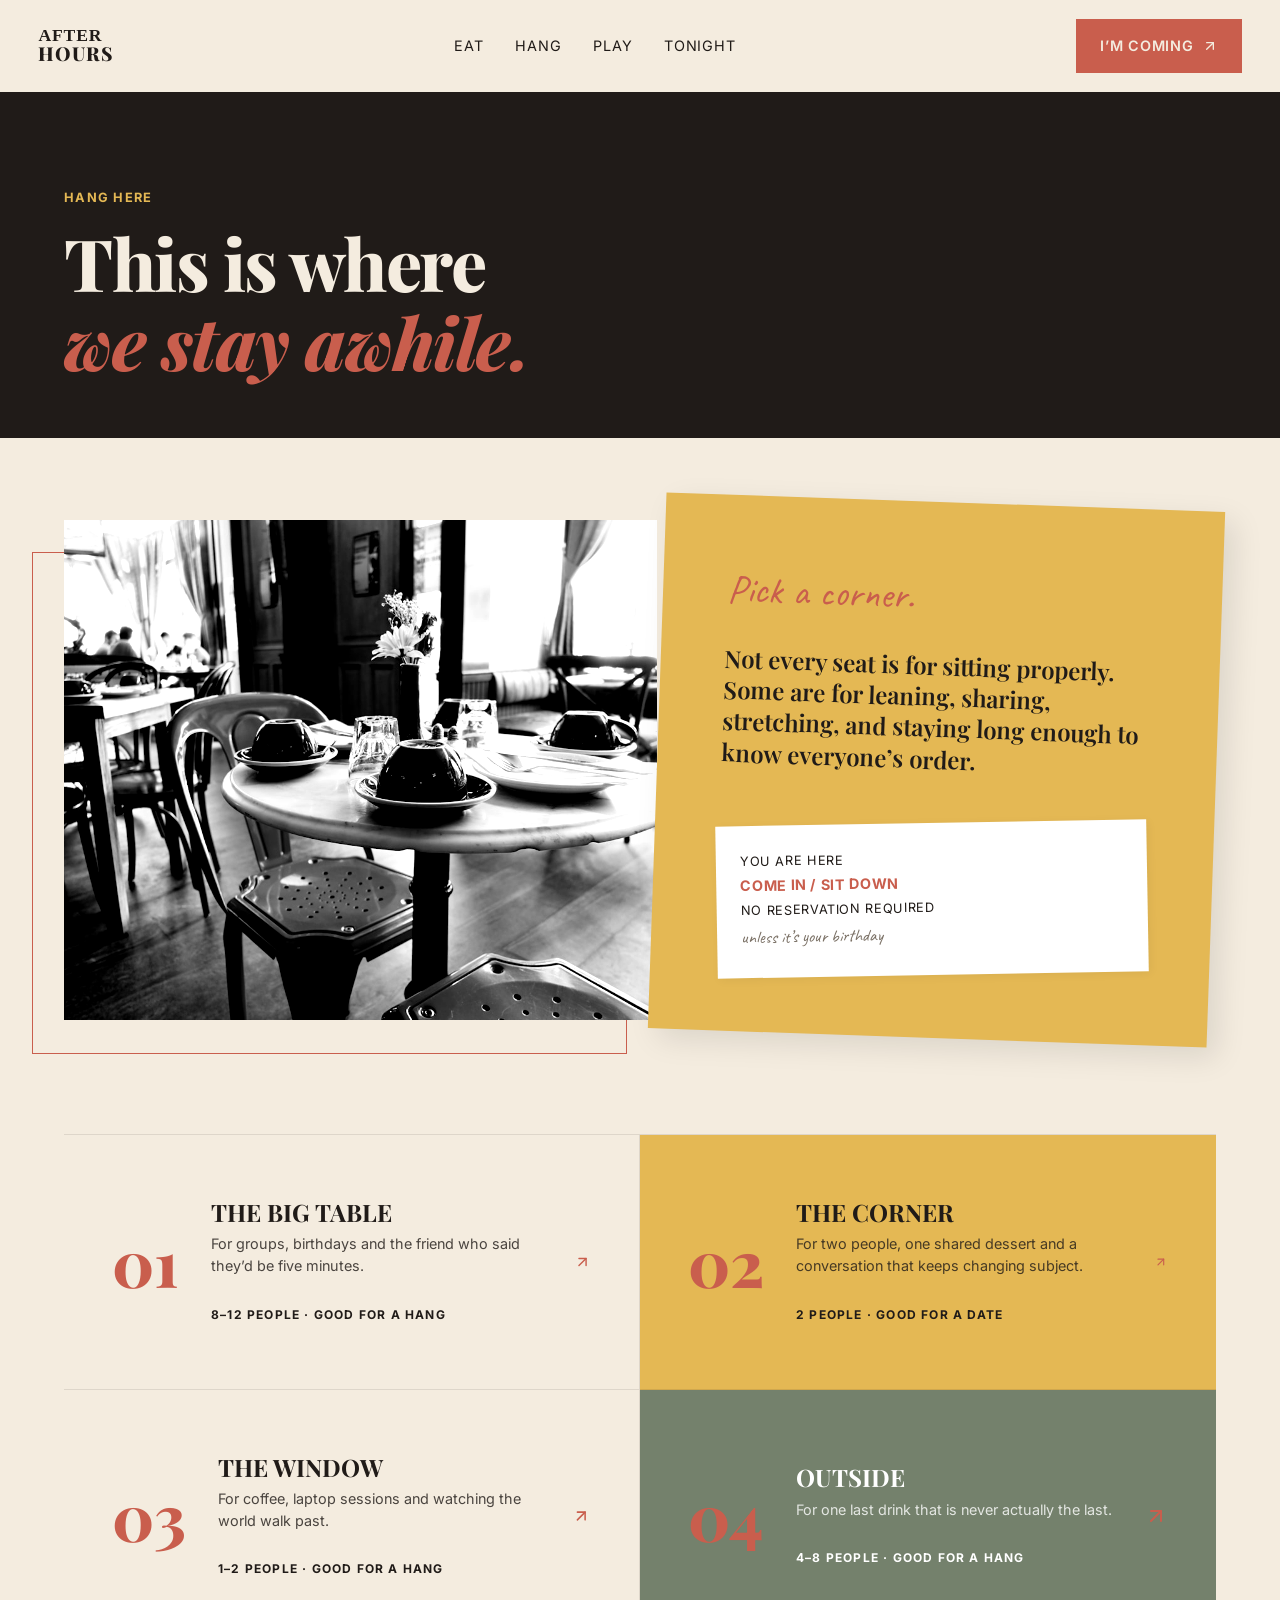
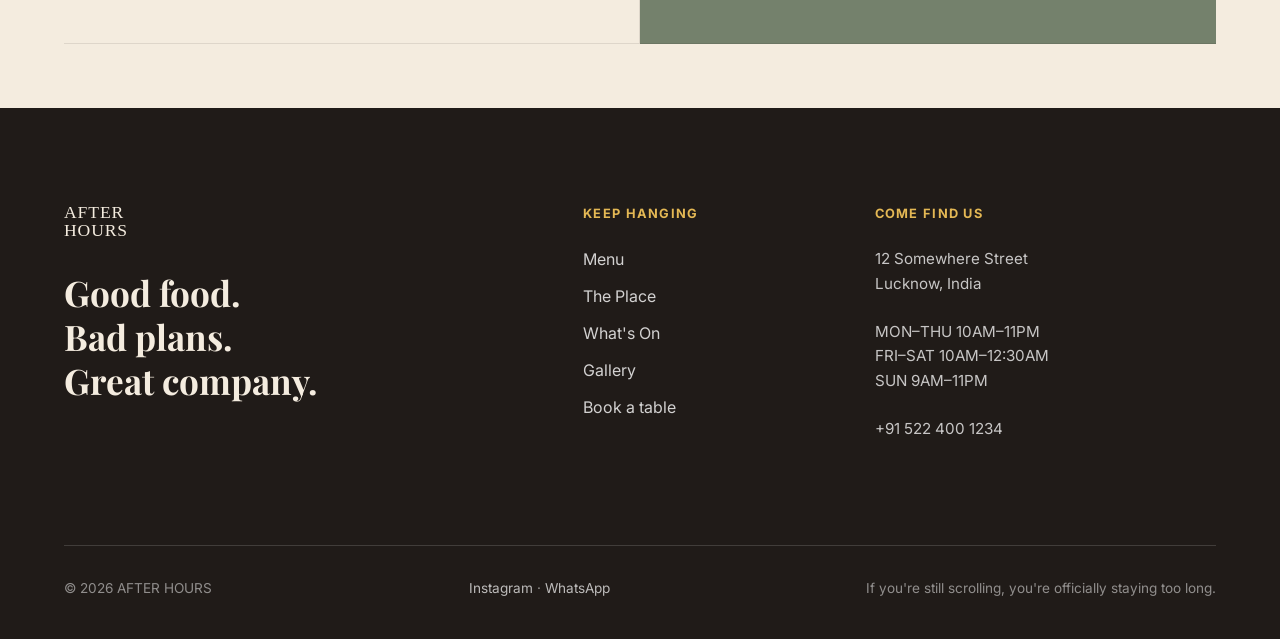
<file: the-place.html>
<!DOCTYPE html>
<html lang="en">
<head>
  <meta charset="UTF-8">
  <meta name="viewport" content="width=device-width, initial-scale=1.0">
  <title>The Place | After Hours</title>
  <link rel="preconnect" href="https://fonts.googleapis.com">
  <link rel="preconnect" href="https://fonts.gstatic.com" crossorigin>
  <link href="https://fonts.googleapis.com/css2?family=Caveat:wght@400;600;700&family=Inter:wght@400;500;600;700;800&family=Playfair+Display:ital,wght@0,400;0,600;0,700;0,800;1,400;1,600;1,700;1,800&display=swap" rel="stylesheet">
  <link rel="stylesheet" href="styles.css">
  <script src="components.js" defer></script>
  <script src="script.js" defer></script>
</head>
<body>

  <!-- Navigation -->
  <site-header></site-header>

  <!-- Page Intro -->
  <section class="page-intro">
    <p class="eyebrow yellow">HANG HERE</p>
    <h1>This is where<br><em>we stay awhile.</em></h1>
  </section>

  <main class="page-body">
    <div class="hang-intro">
      <div class="hang-photo">
        <img src="assets/the_place_room.jpg" alt="A lived-in café room with tables and chairs">
        <span class="receipt-sticker">ROOM<br><b>AFTER</b></span>
      </div>
      
      <div class="hang-note">
        <span class="scribble">Pick a corner.</span>
        <p>Not every seat is for sitting properly. Some are for leaning, sharing, stretching, and staying long enough to know everyone’s order.</p>
        
        <div class="mini-receipt">
          YOU ARE HERE<br>
          <b>COME IN / SIT DOWN</b><br>
          NO RESERVATION REQUIRED<br>
          <small>unless it’s your birthday</small>
        </div>
      </div>
    </div>
    
    <div class="hang-spots">
      <!-- Spot 1 -->
      <article class="hang-spot hang-spot-0" data-testid="hang-spot-0">
        <span class="spot-number">01</span>
        <div>
          <h3>THE BIG TABLE</h3>
          <p>For groups, birthdays and the friend who said they’d be five minutes.</p>
          <span class="eyebrow">8–12 people · GOOD FOR A HANG</span>
        </div>
        <svg xmlns="http://www.w3.org/2000/svg" width="24" height="24" viewBox="0 0 24 24" fill="none" stroke="currentColor" stroke-width="2" stroke-linecap="round" stroke-linejoin="round"><path d="M7 17L17 7"></path><path d="M7 7h10v10"></path></svg>
      </article>

      <!-- Spot 2 -->
      <article class="hang-spot hang-spot-1" data-testid="hang-spot-1">
        <span class="spot-number">02</span>
        <div>
          <h3>THE CORNER</h3>
          <p>For two people, one shared dessert and a conversation that keeps changing subject.</p>
          <span class="eyebrow">2 people · GOOD FOR A DATE</span>
        </div>
        <svg xmlns="http://www.w3.org/2000/svg" width="24" height="24" viewBox="0 0 24 24" fill="none" stroke="currentColor" stroke-width="2" stroke-linecap="round" stroke-linejoin="round"><path d="M7 17L17 7"></path><path d="M7 7h10v10"></path></svg>
      </article>

      <!-- Spot 3 -->
      <article class="hang-spot hang-spot-2" data-testid="hang-spot-2">
        <span class="spot-number">03</span>
        <div>
          <h3>THE WINDOW</h3>
          <p>For coffee, laptop sessions and watching the world walk past.</p>
          <span class="eyebrow">1–2 people · GOOD FOR A HANG</span>
        </div>
        <svg xmlns="http://www.w3.org/2000/svg" width="24" height="24" viewBox="0 0 24 24" fill="none" stroke="currentColor" stroke-width="2" stroke-linecap="round" stroke-linejoin="round"><path d="M7 17L17 7"></path><path d="M7 7h10v10"></path></svg>
      </article>

      <!-- Spot 4 -->
      <article class="hang-spot hang-spot-3" data-testid="hang-spot-3">
        <span class="spot-number">04</span>
        <div>
          <h3>OUTSIDE</h3>
          <p>For one last drink that is never actually the last.</p>
          <span class="eyebrow">4–8 people · GOOD FOR A HANG</span>
        </div>
        <svg xmlns="http://www.w3.org/2000/svg" width="24" height="24" viewBox="0 0 24 24" fill="none" stroke="currentColor" stroke-width="2" stroke-linecap="round" stroke-linejoin="round"><path d="M7 17L17 7"></path><path d="M7 7h10v10"></path></svg>
      </article>
    </div>
  </main>

  <!-- Footer -->
  <site-footer></site-footer>

</body>
</html>
</file>
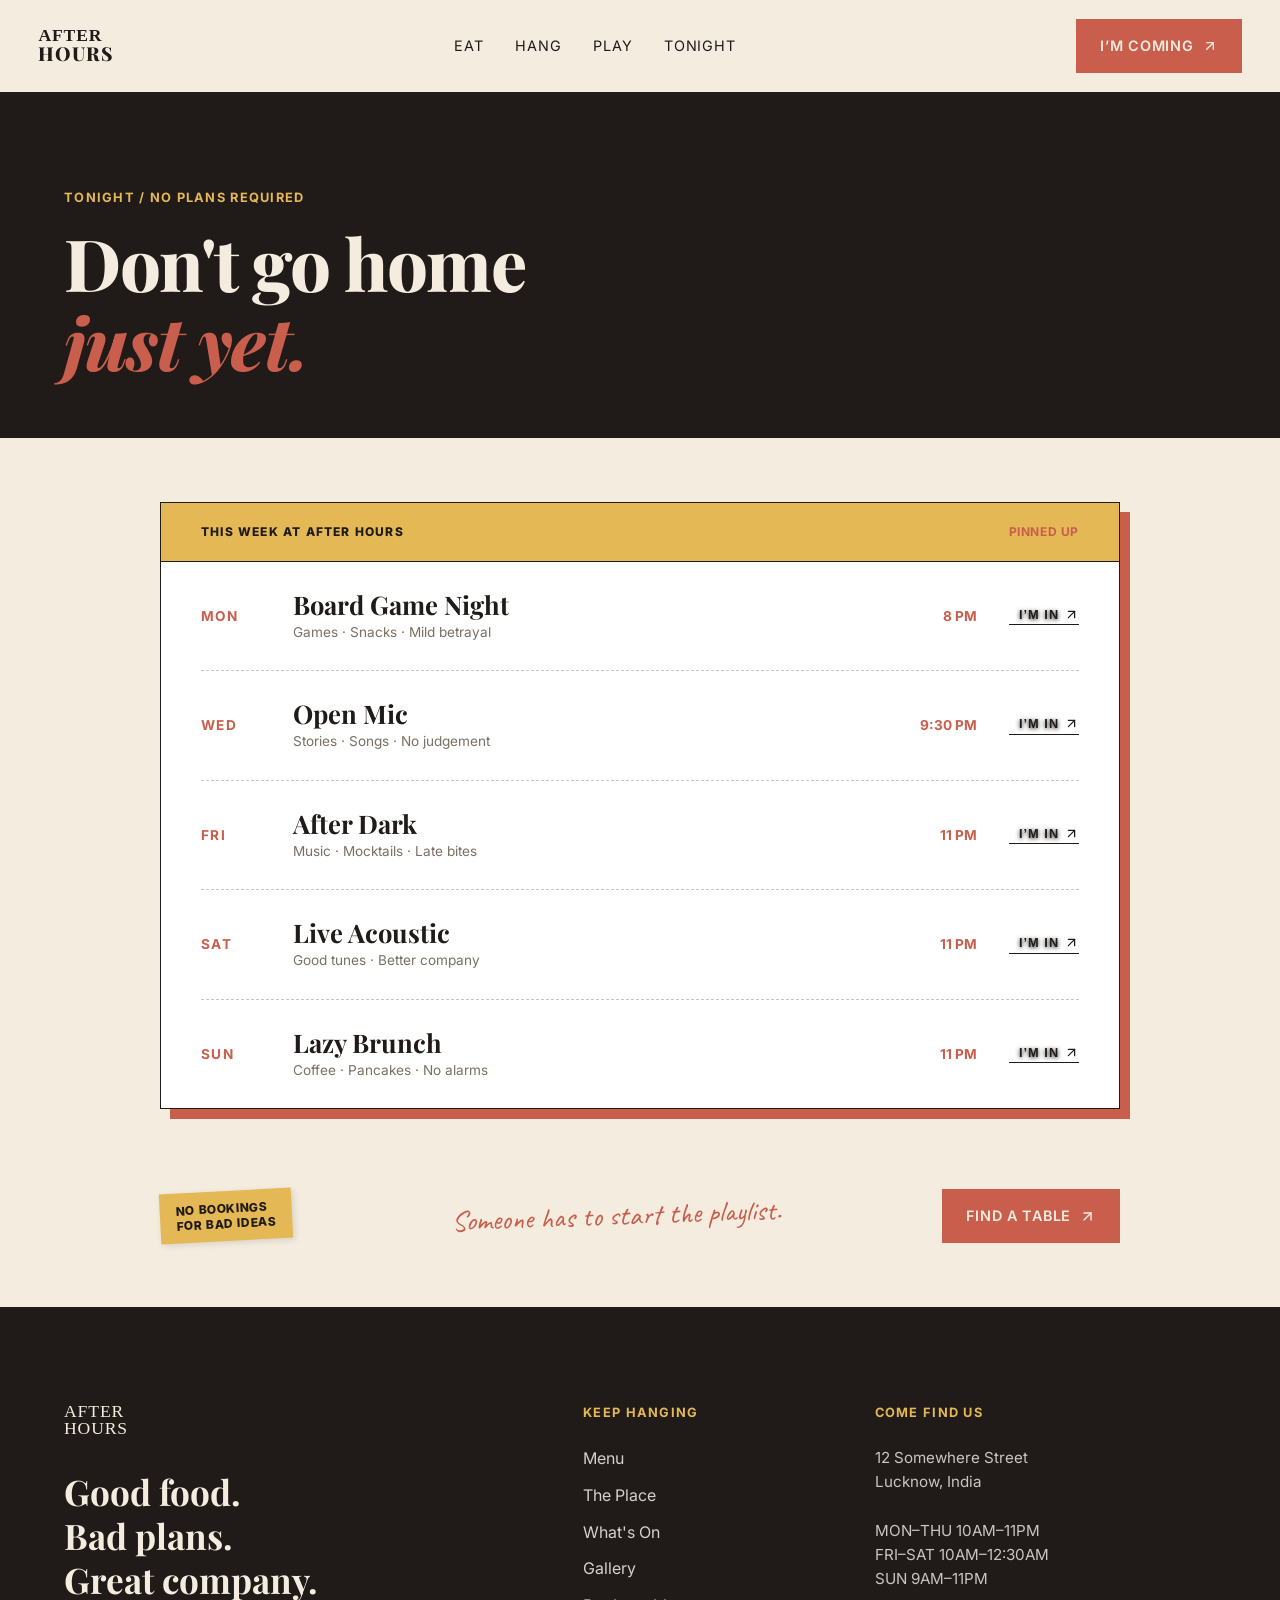
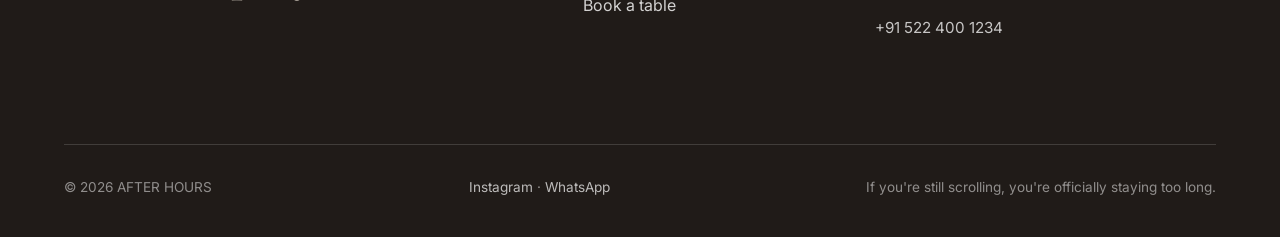
<file: whats-on.html>
<!DOCTYPE html>
<html lang="en">
<head>
  <meta charset="UTF-8">
  <meta name="viewport" content="width=device-width, initial-scale=1.0">
  <title>Tonight | After Hours</title>
  <link rel="preconnect" href="https://fonts.googleapis.com">
  <link rel="preconnect" href="https://fonts.gstatic.com" crossorigin>
  <link href="https://fonts.googleapis.com/css2?family=Caveat:wght@400;600;700&family=Inter:wght@400;500;600;700;800&family=Playfair+Display:ital,wght@0,400;0,600;0,700;0,800;1,400;1,600;1,700;1,800&display=swap" rel="stylesheet">
  <link rel="stylesheet" href="styles.css">
  <script src="components.js" defer></script>
  <script src="script.js" defer></script>
</head>
<body>

  <!-- Navigation -->
  <site-header></site-header>

  <!-- Page Intro -->
  <section class="page-intro">
    <p class="eyebrow yellow">TONIGHT / NO PLANS REQUIRED</p>
    <h1>Don't go home<br><em>just yet.</em></h1>
  </section>

  <main class="page-body">
    <div class="tonight-board">
      <div class="board-header">
        <span>THIS WEEK AT AFTER HOURS</span>
        <b>PINNED UP</b>
      </div>
      <div class="board-events">
        
        <!-- Event 1 -->
        <article class="board-event" data-testid="event-card-0">
          <span class="event-day">MON</span>
          <div>
            <h3>Board Game Night</h3>
            <p>Games · Snacks · Mild betrayal</p>
          </div>
          <span class="event-time">8 PM</span>
          <button class="text-link event-save" data-testid="event-save-0">
            I’m in 
            <svg xmlns="http://www.w3.org/2000/svg" width="15" height="15" viewBox="0 0 24 24" fill="none" stroke="currentColor" stroke-width="2" stroke-linecap="round" stroke-linejoin="round"><path d="M7 17L17 7"></path><path d="M7 7h10v10"></path></svg>
          </button>
        </article>

        <!-- Event 2 -->
        <article class="board-event" data-testid="event-card-1">
          <span class="event-day">WED</span>
          <div>
            <h3>Open Mic</h3>
            <p>Stories · Songs · No judgement</p>
          </div>
          <span class="event-time">9:30 PM</span>
          <button class="text-link event-save" data-testid="event-save-1">
            I’m in 
            <svg xmlns="http://www.w3.org/2000/svg" width="15" height="15" viewBox="0 0 24 24" fill="none" stroke="currentColor" stroke-width="2" stroke-linecap="round" stroke-linejoin="round"><path d="M7 17L17 7"></path><path d="M7 7h10v10"></path></svg>
          </button>
        </article>

        <!-- Event 3 -->
        <article class="board-event" data-testid="event-card-2">
          <span class="event-day">FRI</span>
          <div>
            <h3>After Dark</h3>
            <p>Music · Mocktails · Late bites</p>
          </div>
          <span class="event-time">11 PM</span>
          <button class="text-link event-save" data-testid="event-save-2">
            I’m in 
            <svg xmlns="http://www.w3.org/2000/svg" width="15" height="15" viewBox="0 0 24 24" fill="none" stroke="currentColor" stroke-width="2" stroke-linecap="round" stroke-linejoin="round"><path d="M7 17L17 7"></path><path d="M7 7h10v10"></path></svg>
          </button>
        </article>
        
        <!-- Event 4 -->
        <article class="board-event" data-testid="event-card-3">
          <span class="event-day">SAT</span>
          <div>
            <h3>Live Acoustic</h3>
            <p>Good tunes · Better company</p>
          </div>
          <span class="event-time">11 PM</span>
          <button class="text-link event-save" data-testid="event-save-3">
            I’m in 
            <svg xmlns="http://www.w3.org/2000/svg" width="15" height="15" viewBox="0 0 24 24" fill="none" stroke="currentColor" stroke-width="2" stroke-linecap="round" stroke-linejoin="round"><path d="M7 17L17 7"></path><path d="M7 7h10v10"></path></svg>
          </button>
        </article>
        
        <!-- Event 5 -->
        <article class="board-event" data-testid="event-card-4">
          <span class="event-day">SUN</span>
          <div>
            <h3>Lazy Brunch</h3>
            <p>Coffee · Pancakes · No alarms</p>
          </div>
          <span class="event-time">11 PM</span>
          <button class="text-link event-save" data-testid="event-save-4">
            I’m in 
            <svg xmlns="http://www.w3.org/2000/svg" width="15" height="15" viewBox="0 0 24 24" fill="none" stroke="currentColor" stroke-width="2" stroke-linecap="round" stroke-linejoin="round"><path d="M7 17L17 7"></path><path d="M7 7h10v10"></path></svg>
          </button>
        </article>

      </div>
    </div>
    
    <div class="tonight-footnote">
      <span class="sticker footnote-sticker">NO BOOKINGS<br>FOR BAD IDEAS</span>
      <p class="scribble">Someone has to start the playlist.</p>
      <a href="book.html" class="button button-red" data-testid="events-book-button">
        Find a table 
        <svg xmlns="http://www.w3.org/2000/svg" width="17" height="17" viewBox="0 0 24 24" fill="none" stroke="currentColor" stroke-width="2" stroke-linecap="round" stroke-linejoin="round"><path d="M7 17L17 7"></path><path d="M7 7h10v10"></path></svg>
      </a>
    </div>
  </main>

  <!-- Footer -->
  <site-footer></site-footer>

</body>
</html>
</file>
<file: styles.css>
@import url('https://fonts.googleapis.com/css2?family=Inter:wght@400;500;600;700&family=Playfair+Display:ital,wght@0,400;0,600;0,800;1,400;1,600;1,800&family=Caveat:wght@600&display=swap');

:root {
  --bg-dark: #201b18;
  --bg-cream: #f4ecdf;
  --color-red: #c95e4d;
  --color-yellow: #e4b854;
  --text-light: #f4ecdf;
  --text-dark: #201b18;
  --text-muted-dark: #7a7065;
  --text-muted-light: #9e9185;

  --font-serif: 'Playfair Display', serif;
  --font-sans: 'Inter', sans-serif;
  --font-hand: 'Caveat', cursive;
}

* {
  box-sizing: border-box;
  margin: 0;
  padding: 0;
}

body {
  font-family: var(--font-sans);
  background-color: var(--bg-dark);
  color: var(--text-light);
  line-height: 1.5;
  overflow-x: hidden;
}

a {
  text-decoration: none;
  color: inherit;
}

/* Typography */
h1,
h2,
h3 {
  font-family: var(--font-serif);
  line-height: 1.1;
}

h1 {
  font-size: 5rem;
  letter-spacing: -0.02em;
  margin-bottom: 1.5rem;
  font-weight: 800;
}

h2 {
  font-size: 3.5rem;
  font-weight: 800;
}

em {
  color: var(--color-red);
  font-style: italic;
}

.eyebrow {
  font-family: var(--font-sans);
  font-size: 0.8rem;
  font-weight: 700;
  letter-spacing: 0.1em;
  text-transform: uppercase;
  margin-bottom: 1rem;
}

.eyebrow.yellow {
  color: var(--color-yellow);
}

/* Buttons */
.button {
  display: inline-flex;
  align-items: center;
  justify-content: center;
  gap: 0.5rem;
  padding: 1rem 1.5rem;
  font-weight: 600;
  font-size: 0.9rem;
  text-transform: uppercase;
  letter-spacing: 0.05em;
  transition: all 0.3s ease;
  cursor: pointer;
  border: none;
}

.button-red {
  background-color: var(--color-red);
  color: var(--text-light);
}

.button-red:hover {
  background-color: #a84b3d;
}

.button-yellow {
  background-color: var(--color-yellow);
  color: var(--text-dark);
}

.button-yellow:hover {
  background-color: #c99f43;
}

.button-outline {
  background-color: transparent;
  color: var(--text-light);
  border: 1px solid rgba(244, 236, 223, 0.3);
}

.button-outline:hover {
  border-color: var(--text-light);
}

.underlined-link {
  display: inline-flex;
  align-items: center;
  gap: 0.5rem;
  font-weight: 600;
  text-transform: uppercase;
  letter-spacing: 0.05em;
  border-bottom: 1px solid currentColor;
  padding-bottom: 0.2rem;
  margin-top: 1.5rem;
}

/* Reusable Components */
site-header,
site-footer {
  display: block;
  width: 100%;
}

/* Navigation */
.nav {
  display: flex;
  justify-content: space-between;
  align-items: center;
  padding: 1.2rem 3%;
  background-color: var(--bg-cream);
  color: var(--text-dark);

  top: 0;
  z-index: 100;
}

.logo {
  font-weight: 800;
  font-size: 1.1rem;
  line-height: 1;
  letter-spacing: 0.05em;
  font-family: serif;
}

.logo2 {
  font-weight: 1600;
  font-size: 1.2rem;
  line-height: 1;
  letter-spacing: 0.05em;
  font-family: var(--font-serif);
}

.nav-links {
  display: flex;
  gap: 2rem;
}

.nav-links a {
  font-size: 0.9rem;
  font-weight: 400;
  text-transform: uppercase;
  letter-spacing: 0.05em;
}

.nav-links a:hover {
  color: var(--color-red);
}

.mobile-toggle {
  display: none;
}

/* Sections */
section {
  padding: 6rem 5%;
}

.cream-section {
  background-color: var(--bg-cream);
  color: var(--text-dark);
}

.dark-section {
  background-color: var(--bg-dark);
  color: var(--text-light);
}

.section-title {
  margin-bottom: 3rem;
}

/* Hero Section */
.noticeboard-hero {
  display: grid;
  grid-template-columns: 1.2fr 1fr;
  gap: 4rem;
  align-items: center;
  position: relative;
  min-height: 90vh;
}

.hero-photo {
  position: relative;
  background: white;
  padding: 1rem;
  padding-bottom: 4rem;
  box-shadow: -15px 15px 0 var(--color-red);
  transform: rotate(-2deg);
}

.hero-photo img {
  width: 100%;
  height: 60vh;
  object-fit: cover;
  filter: grayscale(100%) contrast(1.2);
}

.scribble {
  font-family: var(--font-hand);
  color: var(--color-yellow);
  font-size: 2.5rem;
  position: absolute;
  top: 2rem;
  left: 2rem;
  transform: rotate(-10deg);
}

.receipt-sticker {
  position: absolute;
  top: 2rem;
  right: 2rem;
  background: var(--bg-cream);
  color: var(--text-dark);
  padding: 1rem;
  text-align: center;
  font-family: var(--font-sans);
  font-size: 0.8rem;
  font-weight: 600;
  box-shadow: 2px 2px 10px rgba(0, 0, 0, 0.2);
  transform: rotate(5deg);
}

.receipt-sticker b {
  font-family: var(--font-serif);
  font-size: 2rem;
  line-height: 1;
}

.hero-tape {
  position: absolute;
  bottom: 2rem;
  left: -2rem;
  background: var(--color-yellow);
  color: var(--text-dark);
  padding: 0.5rem 1rem;
  font-weight: 800;
  font-size: 0.8rem;
  transform: rotate(-3deg);
  box-shadow: 1px 1px 3px rgba(0, 0, 0, 0.3);
}

.hero-copy {
  position: relative;
}

.hero-sub {
  font-size: 1.2rem;
  color: var(--text-muted-light);
  margin-bottom: 2.5rem;
}

.hero-actions {
  display: flex;
  gap: 1rem;
  margin-bottom: 3rem;
}

.receipt-line {
  font-family: var(--font-serif);
  font-size: 1.35rem;
  color: var(--text-muted-light);
  border-top: 1px dashed var(--text-muted-light);
  border-bottom: 1px dashed var(--text-muted-light);
  padding: 1rem 0;
  line-height: 1.8;
}

.receipt-line b {
  color: var(--color-yellow);
}

.hero-scroll {
  position: absolute;
  bottom: 2rem;
  left: 5%;
  font-size: 0.75rem;
  font-weight: 700;
  letter-spacing: 0.1em;
  color: var(--color-red);
}

/* Cream Section: Place Now */
.physical-heading {
  position: relative;
  display: flex;
  align-items: flex-start;
  gap: 2rem;
}

.table-number {
  font-family: var(--font-serif);
  font-size: 5rem;
  font-weight: 800;
  color: var(--color-red);
  line-height: 1;
}

.sticker-tag {
  position: absolute;
  right: 0;
  top: 0;
  background: var(--color-yellow);
  color: var(--text-dark);
  padding: 0.6rem 1rem;
  font-family: var(--font-sans);
  font-size: 0.75rem;
  font-weight: 800;
  letter-spacing: 0.05em;
  line-height: 1.2;
  transform: rotate(-3deg);
  box-shadow: 3px 3px 0 var(--text-dark);
  border: 1.5px solid var(--text-dark);
  text-align: left;
  text-transform: uppercase;
}

.place-strip {
  position: relative;
  margin-top: 3rem;
  display: flex;
  align-items: stretch;
  border: 1.5px solid var(--text-dark);
  background: white;
  min-height: 480px;
}

.place-strip-photo {
  width: 62%;
  min-height: 480px;
}

.place-strip-photo img {
  width: 100%;
  height: 100%;
  object-fit: cover;
  filter: grayscale(100%) contrast(1.1);
  display: block;
}

.place-strip-card {
  position: absolute;
  right: 0;
  bottom: 0;
  width: 52%;
  background-color: var(--color-red);
  color: white;
  padding: 3.5rem 3rem 2.5rem;
  box-shadow: -10px -10px 30px rgba(0, 0, 0, 0.1);
  z-index: 2;
}

.place-strip-card p {
  font-family: var(--font-serif);
  font-size: 1.5rem;
  font-weight: 700;
  line-height: 1.35;
  margin-bottom: 3rem;
  color: white;
}

.place-card-link {
  display: flex;
  align-items: center;
  gap: 0.5rem;
  color: white;
  font-family: var(--font-sans);
  font-size: 0.8rem;
  font-weight: 800;
  letter-spacing: 0.05em;
  text-transform: uppercase;
  border-top: 1px solid rgba(255, 255, 255, 0.35);
  padding-top: 1.25rem;
  width: 100%;
  transition: opacity 0.2s ease;
}

.place-card-link:hover {
  opacity: 0.85;
}

@media (max-width: 900px) {
  .place-strip {
    flex-direction: column;
    border: none;
    min-height: auto;
  }

  .place-strip-photo {
    width: 100%;
    min-height: 320px;
  }

  .place-strip-card {
    position: relative;
    width: 100%;
    padding: 2.5rem 2rem;
  }
}

/* Dark Section: Pick Spot */
.mood-grid {
  display: grid;
  grid-template-columns: repeat(3, 1fr);
  gap: 2rem;
}

.mood {
  position: relative;
  overflow: hidden;
  border-radius: 16px;
  border: 1px solid rgba(244, 236, 223, 0.15);
  min-height: 380px;
  display: flex;
  flex-direction: column;
  justify-content: flex-end;
  transition: all 0.4s cubic-bezier(0.16, 1, 0.3, 1);
  box-shadow: 0 10px 30px rgba(0, 0, 0, 0.5);
  cursor: pointer;
}

.mood-bg {
  position: absolute;
  inset: 0;
  background-image: var(--spot-bg);
  background-size: cover;
  background-position: center;
  transition: transform 0.6s cubic-bezier(0.16, 1, 0.3, 1), filter 0.4s ease;
  filter: brightness(0.6) saturate(1.1);
}

.mood-overlay {
  position: absolute;
  inset: 0;
  background: linear-gradient(180deg,
      rgba(18, 16, 15, 0.25) 0%,
      rgba(18, 16, 15, 0.75) 50%,
      rgba(18, 16, 15, 0.95) 100%);
  transition: background 0.4s ease;
}

.mood:hover {
  border-color: var(--color-red);
  transform: translateY(-8px);
  box-shadow: 0 20px 45px rgba(224, 60, 49, 0.3), 0 0 25px rgba(224, 60, 49, 0.2);
}

.mood:hover .mood-bg {
  transform: scale(1.08);
  filter: brightness(0.75) saturate(1.25);
}

.mood:hover .mood-overlay {
  background: linear-gradient(180deg,
      rgba(18, 16, 15, 0.15) 0%,
      rgba(18, 16, 15, 0.65) 45%,
      rgba(18, 16, 15, 0.92) 100%);
}

.mood-content {
  position: relative;
  z-index: 2;
  padding: 3rem 2rem 2rem;
  display: flex;
  flex-direction: column;
  height: 100%;
  justify-content: flex-end;
}

.spot-mark {
  font-family: var(--font-serif);
  font-size: 3.5rem;
  font-weight: 700;
  color: var(--color-yellow);
  position: absolute;
  top: 1.2rem;
  right: 1.5rem;
  opacity: 0.85;
  text-shadow: 0 2px 10px rgba(0, 0, 0, 0.8);
  line-height: 1;
}

.mood h3 {
  font-size: 1.75rem;
  margin-bottom: 0.75rem;
  color: var(--text-light);
  font-family: var(--font-serif);
  text-shadow: 0 2px 8px rgba(0, 0, 0, 0.8);
}

.mood p {
  color: rgba(244, 236, 223, 0.85);
  margin-bottom: 1.75rem;
  font-size: 0.95rem;
  line-height: 1.5;
  min-height: unset;
  text-shadow: 0 1px 4px rgba(0, 0, 0, 0.9);
}

.text-link {
  font-weight: 700;
  font-size: 0.85rem;
  text-transform: uppercase;
  letter-spacing: 0.08em;
  color: var(--color-yellow);
  display: inline-flex;
  align-items: center;
  gap: 0.5rem;
  transition: all 0.3s ease;
  text-shadow: 0 1px 4px rgba(0, 0, 0, 0.9);
}

.mood:hover .text-link svg {
  transform: translateX(6px);
}

/* Cream Section: Menu Feature */
.menu-feature {
  padding: 6rem 5%;
}

.menu-intro-row {
  display: flex;
  justify-content: space-between;
  align-items: flex-start;
  margin-bottom: 4rem;
}

.receipt-note-paper {
  background: #fdfbf7;
  padding: 1.5rem 2rem;
  box-shadow: 4px 6px 20px rgba(0, 0, 0, 0.06);
  transform: rotate(-3deg);
  border: 1px solid rgba(32, 27, 24, 0.08);
  font-family: var(--font-hand);
  font-size: 1.3rem;
  color: var(--text-dark);
  line-height: 1.5;
  min-width: 220px;
}

.receipt-note-paper p {
  margin-bottom: 0.3rem;
}

.receipt-note-total {
  font-family: var(--font-sans);
  font-size: 0.8rem;
  font-weight: 800;
  border-top: 1px dashed rgba(32, 27, 24, 0.2);
  padding-top: 0.5rem;
  margin-top: 0.5rem;
  letter-spacing: 0.05em;
}

.dish-grid {
  display: grid;
  grid-template-columns: repeat(4, 1fr);
  gap: 2rem;
  align-items: flex-start;
  margin-bottom: 4rem;
}

.dish-0 {
  margin-top: 0;
}

.dish-1 {
  margin-top: 4rem;
}

.dish-2 {
  margin-top: -1rem;
}

.dish-3 {
  margin-top: 5rem;
}

.dish {
  display: flex;
  flex-direction: column;
  color: var(--text-dark);
  text-decoration: none;
  transition: transform 0.3s ease;
}

.dish:hover {
  transform: translateY(-5px);
}

.dish-photo {
  position: relative;
  height: 260px;
  width: 100%;
  margin-bottom: 1.2rem;
  overflow: hidden;
  border: 1px solid rgba(32, 27, 24, 0.1);
}

.dish-photo img {
  width: 100%;
  height: 100%;
  object-fit: cover;
  display: block;
}

.dish-photo img.grayscale {
  filter: grayscale(100%);
}

.dish-num {
  position: absolute;
  top: 0.6rem;
  left: 0.6rem;
  background: var(--color-yellow);
  color: var(--text-dark);
  font-family: var(--font-sans);
  font-size: 0.75rem;
  font-weight: 800;
  padding: 0.3rem 0.6rem;
  z-index: 2;
  border: 1px solid var(--text-dark);
}

.dish-meta {
  display: flex;
  justify-content: space-between;
  align-items: baseline;
  margin-bottom: 0.4rem;
}

.dish-meta h3 {
  font-family: var(--font-serif);
  font-size: 1.15rem;
  font-weight: 800;
  text-transform: uppercase;
  margin: 0;
  color: var(--text-dark);
}

.dish-meta strong {
  font-family: var(--font-sans);
  font-size: 0.9rem;
  font-weight: 700;
}

.dish-info p {
  color: var(--text-muted-dark);
  font-size: 0.85rem;
  font-style: italic;
  margin-bottom: 0.8rem;
}

.dish-arrow {
  color: var(--color-red);
  font-weight: 700;
  font-size: 1.1rem;
}

@media (max-width: 1024px) {
  .dish-grid {
    grid-template-columns: repeat(2, 1fr);
  }

  .dish-0,
  .dish-1,
  .dish-2,
  .dish-3 {
    margin-top: 0;
  }
}

.dish-meta h3 {
  font-family: var(--font-sans);
  font-size: 1.1rem;
  font-weight: 700;
}

.dish-meta strong {
  font-weight: 700;
  color: var(--color-red);
}

.dish p {
  color: var(--text-muted-dark);
  font-size: 0.9rem;
  margin-bottom: 1rem;
}

.dish-arrow {
  color: var(--color-yellow);
  font-weight: 700;
  font-size: 1.2rem;
  position: absolute;
  top: 1rem;
  right: 1rem;
  opacity: 0;
  transition: opacity 0.3s ease;
}

.dish:hover .dish-arrow {
  opacity: 1;
}

/* Dark Section: Table Story */
.table-story {
  display: grid;
  grid-template-columns: 1fr 1.2fr;
  gap: 4rem;
  align-items: center;
}

.table-photo {
  position: relative;
}

.table-photo img {
  width: 100%;
  height: 500px;
  object-fit: cover;
  filter: grayscale(100%);
  border: 1px solid rgba(244, 236, 223, 0.2);
}

.table-labels {
  position: absolute;
  top: 0;
  left: -2rem;
  display: flex;
  flex-direction: column;
  gap: 1rem;
  transform: rotate(-2deg);
}

.table-labels span {
  background: var(--color-yellow);
  color: var(--text-dark);
  padding: 0.5rem 1rem;
  font-weight: 800;
  font-size: 0.75rem;
  text-transform: uppercase;
  box-shadow: 2px 2px 0 var(--color-red);
}

/* Tonight Strip */
.tonight-strip {
  background-color: var(--color-red);
  color: var(--text-light);
  display: flex;
  justify-content: space-between;
  align-items: center;
  padding: 4rem 5%;
  flex-wrap: wrap;
  gap: 2rem;
}

.tonight-strip .eyebrow {
  color: var(--text-dark);
}

.tonight-list {
  display: flex;
  gap: 3rem;
}

.tonight-list span {
  display: flex;
  flex-direction: column;
  font-size: 0.9rem;
}

.tonight-list b {
  font-size: 1.2rem;
  font-family: var(--font-serif);
  margin-bottom: 0.2rem;
}

/* Yellow Section / People Section */
.yellow-section {
  background-color: var(--color-yellow);
  color: var(--text-dark);
}

.people-section {
  display: grid;
  grid-template-columns: 1fr 1.4fr;
  gap: 3rem;
  align-items: center;
  padding: 4rem 5%;
  position: relative;
  min-height: 420px;
}

.people-copy h2 {
  font-size: 3.8rem;
  margin-bottom: 1rem;
}

.people-copy p {
  font-size: 1rem;
  color: rgba(32, 27, 24, 0.8);
  margin-bottom: 1.5rem;
  max-width: 360px;
}

.notes-wall {
  position: relative;
  display: grid;
  grid-template-columns: 1fr 1fr;
  gap: 1rem;
  min-height: 300px;
  align-items: start;
}

.note {
  position: relative;
  padding: 1.2rem 1.4rem;
  width: 220px;
  min-height: 135px;
  box-shadow: 4px 6px 15px rgba(0, 0, 0, 0.12);
  transition: box-shadow 0.2s ease;
  cursor: grab;
  user-select: none;
  display: flex;
  flex-direction: column;
  justify-content: space-between;
}

.note:active {
  cursor: grabbing;
  z-index: 30 !important;
  box-shadow: 8px 12px 25px rgba(0, 0, 0, 0.2);
}

.note b {
  font-family: var(--font-sans);
  font-size: 0.75rem;
  font-weight: 800;
  letter-spacing: 0.05em;
  text-transform: uppercase;
  display: block;
  margin-bottom: 0.5rem;
}

.note span {
  font-family: var(--font-hand);
  font-size: 1.3rem;
  line-height: 1.25;
}

.note-red {
  background: var(--color-red);
  color: white;
  transform: rotate(-3deg);
  grid-column: 1;
}

.note-green {
  background: #74816c;
  color: white;
  transform: rotate(2deg);
  grid-column: 1;
  margin-left: 50px;
  margin-top: -15px;
}

.note-cream {
  background: #f7f4ee;
  color: var(--text-dark);
  transform: rotate(-2deg);
  grid-column: 2;
  margin-left: 30px;
  margin-top: -10px;
}

.note-dark {
  background: var(--bg-dark);
  color: white;
  transform: rotate(3deg);
  grid-column: 2;
  margin-left: 10px;
  margin-top: -25px;
}

/* CTA Section: Still Here */
.cta-section {
  text-align: center;
  padding: 7rem 5%;
  background-color: var(--bg-dark);
  color: var(--text-light);
}

.cta-content {
  max-width: 600px;
  margin: 0 auto;
}

.cta-content h2 {
  font-size: 4.5rem;
  margin-bottom: 2.5rem;
  line-height: 1.1;
}

.cta-button {
  display: inline-flex;
  align-items: center;
  gap: 0.5rem;
  padding: 1rem 2.2rem;
  font-weight: 800;
  letter-spacing: 0.05em;
  font-size: 0.85rem;
  background-color: var(--color-yellow);
  color: var(--text-dark);
  text-transform: uppercase;
  transition: transform 0.2s ease, background-color 0.2s ease;
}

.cta-button:hover {
  transform: translateY(-2px);
  background-color: #ebd169;
}

/* Page Intro */
.page-intro {
  background-color: var(--bg-dark);
  color: var(--text-light);
  padding: 6rem 5% 3.5rem;
}

.page-intro h1 {
  font-size: 4.5rem;
  line-height: 1.1;
  margin-bottom: 0;
}

/* Page Body */
.page-body {
  background-color: var(--bg-cream);
  color: var(--text-dark);
  padding: 4rem 5%;
  position: relative;
}

/* Menu Receipt */
.menu-receipt {
  position: absolute;
  top: -2rem;
  left: 5%;
  background: white;
  color: var(--color-red);
  font-family: var(--font-sans);
  font-weight: 700;
  font-size: 1.2rem;
  padding: 1.5rem 2rem;
  transform: rotate(-2deg);
  box-shadow: 0 10px 30px rgba(0, 0, 0, 0.1);
  z-index: 10;
}

.menu-receipt span {
  font-size: 0.7rem;
  letter-spacing: 0.05em;
  font-weight: 600;
}

/* Filter Row */
.filter-row {
  display: flex;
  gap: 1rem;
  flex-wrap: wrap;
  margin-top: 4rem;
  margin-bottom: 3rem;
}

.filter-row button {
  background: transparent;
  border: 1px solid rgba(32, 27, 24, 0.1);
  padding: 0.8rem 1.5rem;
  font-family: var(--font-sans);
  font-size: 0.85rem;
  font-weight: 600;
  text-transform: uppercase;
  letter-spacing: 0.05em;
  color: var(--text-muted-dark);
  cursor: pointer;
  transition: all 0.3s ease;
}

.filter-row button:hover {
  border-color: var(--color-red);
  color: var(--color-red);
}

.filter-row button.active {
  background: var(--color-red);
  border-color: var(--color-red);
  color: white;
}

/* Full Menu Grid */
.full-menu-grid {
  display: grid;
  grid-template-columns: repeat(4, 1fr);
  gap: 2rem;
}

.menu-item {
  display: flex;
  flex-direction: column;
}

.menu-item-art {
  height: 350px;
  margin-bottom: 1.5rem;
  position: relative;
  display: flex;
  align-items: center;
  justify-content: center;
  text-align: center;
  overflow: hidden;
}

.menu-photo-0 {
  background-image: url('assets/dish1.jpg');
  background-size: cover;
  background-position: center;
  filter: grayscale(100%);
}

.menu-photo-0::before {
  content: '';
  position: absolute;
  inset: 0;
  background: rgba(32, 27, 24, 0.6);
}

.menu-photo-1 {
  background-image: url('assets/dish2.jpg');
  background-size: cover;
  background-position: center;
  filter: grayscale(100%);
}

.menu-photo-1::before {
  content: '';
  position: absolute;
  inset: 0;
  background: rgba(32, 27, 24, 0.4);
}

.menu-photo-2 {
  background-color: #74816c;
}

.menu-photo-3 {
  background-color: #211d1a;
}

.menu-photo-label {
  font-family: var(--font-sans);
  font-size: 4rem;
  font-weight: 700;
  color: white;
  line-height: 1;
  text-transform: uppercase;
  word-break: break-word;
  padding: 1rem;
  position: relative;
  z-index: 2;
  text-align: left;
  width: 100%;
}

.menu-item p {
  color: var(--text-muted-dark);
  font-size: 0.9rem;
  font-style: italic;
  margin-bottom: 0.5rem;
}

.veg {
  font-size: 0.75rem;
  font-weight: 600;
  color: #74816c;
  text-transform: uppercase;
  letter-spacing: 0.05em;
}

@media (max-width: 1024px) {
  .full-menu-grid {
    grid-template-columns: repeat(2, 1fr);
  }
}

@media (max-width: 768px) {
  .page-intro h1 {
    font-size: 4rem;
  }

  .full-menu-grid {
    grid-template-columns: 1fr;
  }
}

/* The Place Page */
.hang-intro {
  display: grid;
  grid-template-columns: 1.2fr 1fr;
  gap: 4rem;
  align-items: center;
  margin-bottom: 6rem;
}

.hang-photo {
  position: relative;
}

.hang-photo img {
  width: 100%;
  height: 500px;
  object-fit: cover;
  filter: grayscale(100%) contrast(1.2);
  display: block;
  position: relative;
  z-index: 2;
}

.hang-photo::after {
  content: '';
  position: absolute;
  top: 2rem;
  left: -2rem;
  width: 100%;
  height: 100%;
  border: 1px solid var(--color-red);
  z-index: 1;
}

.hang-note {
  background: var(--color-yellow);
  padding: 4rem;
  color: var(--text-dark);
  transform: rotate(2deg);
  position: relative;
  z-index: 3;
  box-shadow: 10px 10px 30px rgba(0, 0, 0, 0.1);
  margin-left: -4rem;
}

.hang-note .scribble {
  color: var(--color-red);
  position: static;
  display: block;
  transform: none;
  font-size: 2.5rem;
  margin-bottom: 1.5rem;
}

.hang-note p {
  font-family: var(--font-serif);
  font-size: 1.5rem;
  font-weight: 600;
  line-height: 1.3;
  margin-bottom: 3rem;
}

.mini-receipt {
  background: white;
  padding: 1.5rem;
  font-family: var(--font-sans);
  font-size: 0.8rem;
  letter-spacing: 0.05em;
  transform: rotate(-3deg);
  box-shadow: 2px 2px 10px rgba(0, 0, 0, 0.05);
  line-height: 1.8;
}

.mini-receipt b {
  color: var(--color-red);
  font-size: 0.9rem;
}

.mini-receipt small {
  font-family: var(--font-hand);
  font-size: 1.1rem;
  color: var(--text-muted-dark);
  text-transform: none;
  letter-spacing: normal;
}

.hang-spots {
  display: grid;
  grid-template-columns: 1fr 1fr;
  border-top: 1px solid rgba(32, 27, 24, 0.1);
}

.hang-spot {
  display: flex;
  align-items: center;
  padding: 4rem 3rem;
  gap: 2rem;
  position: relative;
  border-bottom: 1px solid rgba(32, 27, 24, 0.1);
  transition: all 0.3s ease;
  cursor: pointer;
}

.hang-spot:nth-child(odd) {
  border-right: 1px solid rgba(32, 27, 24, 0.1);
}

.hang-spot-0 {
  background-color: var(--bg-cream);
}

.hang-spot-1 {
  background-color: var(--color-yellow);
}

.hang-spot-2 {
  background-color: var(--bg-cream);
}

.hang-spot-3 {
  background-color: #74816c;
  color: white;
}

.hang-spot:hover {
  transform: translateY(-5px);
  box-shadow: 0 10px 20px rgba(0, 0, 0, 0.05);
  z-index: 2;
}

.spot-number {
  font-family: var(--font-serif);
  font-size: 4rem;
  font-weight: 800;
  color: var(--color-red);
  line-height: 1;
}

.hang-spot div {
  flex-grow: 1;
}

.hang-spot h3 {
  font-family: var(--font-serif);
  font-size: 1.5rem;
  margin-bottom: 0.5rem;
}

.hang-spot p {
  font-size: 0.9rem;
  margin-bottom: 1.5rem;
  opacity: 0.8;
}

.hang-spot .eyebrow {
  margin-bottom: 0;
  font-size: 0.75rem;
}

.hang-spot svg {
  color: var(--color-red);
}

@media (max-width: 768px) {
  .hang-intro {
    grid-template-columns: 1fr;
    gap: 2rem;
  }

  .hang-note {
    margin-left: 0;
  }

  .hang-spots {
    grid-template-columns: 1fr;
  }

  .hang-spot:nth-child(odd) {
    border-right: none;
  }
}

/* Play / Tonight Pages */
.tonight-board {
  background: white;
  max-width: 960px;
  margin: 0 auto 3rem;
  box-shadow: 10px 10px 0 var(--color-red);
  position: relative;
  border: 1.5px solid var(--text-dark);
}

.board-header {
  background: var(--color-yellow);
  padding: 1.25rem 2.5rem;
  display: flex;
  justify-content: space-between;
  align-items: center;
  border-bottom: 1.5px solid var(--text-dark);
}

.board-header span {
  font-family: var(--font-sans);
  font-size: 0.75rem;
  font-weight: 800;
  letter-spacing: 0.1em;
  color: var(--text-dark);
}

.board-header b {
  color: var(--color-red);
  font-size: 0.75rem;
  letter-spacing: 0.05em;
  font-weight: 700;
}

.board-events {
  padding: 0 2.5rem;
}

.board-event {
  display: flex;
  align-items: center;
  padding: 1.75rem 0;
  border-bottom: 1px dashed rgba(32, 27, 24, 0.25);
  gap: 2rem;
}

.board-event:last-child {
  border-bottom: none;
}

.event-day {
  color: var(--color-red);
  font-weight: 700;
  font-size: 0.85rem;
  letter-spacing: 0.1em;
  width: 60px;
}

.board-event div {
  flex-grow: 1;
}

.board-event h3 {
  font-family: var(--font-serif);
  font-size: 1.6rem;
  margin-bottom: 0.25rem;
  color: var(--text-dark);
}

.board-event p {
  color: var(--text-muted-dark);
  font-size: 0.85rem;
  margin: 0;
}

.event-time {
  font-weight: 700;
  font-size: 0.85rem;
  color: var(--color-red);
  width: 60px;
  text-align: right;
}

.event-save {
  background: transparent;
  border: none;
  cursor: pointer;
  color: var(--text-dark);
  font-weight: 700;
  font-size: 0.8rem;
  border-bottom: 1.5px solid currentColor;
  padding-bottom: 0.15rem;
  width: auto;
  min-width: 70px;
  display: inline-flex;
  align-items: center;
  justify-content: flex-end;
  gap: 0.3rem;
  text-transform: uppercase;
}

.tonight-footnote {
  max-width: 960px;
  margin: 0 auto;
  display: flex;
  align-items: center;
  justify-content: space-between;
  padding-top: 2rem;
  position: relative;
}

.footnote-sticker {
  background: var(--color-yellow);
  color: var(--text-dark);
  padding: 0.6rem 1rem;
  font-family: var(--font-sans);
  font-size: 0.75rem;
  font-weight: 800;
  line-height: 1.3;
  letter-spacing: 0.05em;
  transform: rotate(-3deg);
  box-shadow: 2px 2px 6px rgba(0, 0, 0, 0.12);
  display: inline-block;
  text-transform: uppercase;
}

.tonight-footnote .scribble {
  color: var(--color-red);
  font-size: 1.8rem;
  position: relative;
  top: auto;
  left: auto;
  transform: rotate(-2deg);
}

@media (max-width: 768px) {
  .board-event {
    flex-wrap: wrap;
    gap: 1rem;
  }

  .event-day {
    width: 100%;
  }

  .event-time {
    text-align: left;
    width: auto;
  }

  .event-save {
    margin-left: auto;
  }

  .tonight-footnote {
    flex-direction: column;
    gap: 2rem;
    align-items: flex-start;
  }

  .tonight-footnote .scribble {
    position: static;
  }
}

/* Booking Page */
.booking-container {
  max-width: 800px;
  margin: 0 auto;
}

.booking-form {
  display: flex;
  flex-direction: column;
  gap: 3rem;
}

.form-row {
  display: grid;
  grid-template-columns: 1fr 1fr;
  gap: 3rem;
}

.form-group {
  display: flex;
  flex-direction: column;
}

.form-group .eyebrow {
  margin-bottom: 1rem;
}

.booking-form input,
.booking-form select,
.booking-form textarea {
  background: transparent;
  border: none;
  border-bottom: 1px solid rgba(32, 27, 24, 0.4);
  padding: 1rem 0;
  font-family: var(--font-sans);
  font-size: 1.2rem;
  font-weight: 500;
  color: var(--text-dark);
  outline: none;
  transition: border-color 0.3s ease;
  width: 100%;
}

.booking-form input:focus,
.booking-form select:focus,
.booking-form textarea:focus {
  border-bottom-color: var(--color-red);
}

.booking-form input::placeholder,
.booking-form textarea::placeholder {
  color: rgba(32, 27, 24, 0.4);
}

.booking-form textarea {
  resize: vertical;
  min-height: 100px;
}

.form-submit {
  width: 100%;
  justify-content: center;
  margin-top: 1rem;
}

.booking-success {
  text-align: center;
  padding: 4rem 2rem;
  background: white;
  border: 1px solid var(--color-red);
  box-shadow: 10px 10px 0 var(--color-red);
}

.booking-success h2 {
  font-size: 3rem;
  margin-bottom: 1rem;
}

.booking-success p {
  margin-bottom: 2rem;
  font-size: 1.2rem;
}

@media (max-width: 768px) {
  .form-row {
    grid-template-columns: 1fr;
    gap: 3rem;
  }
}

/* Footer */
footer {
  background-color: var(--bg-dark);
  color: var(--text-light);
  padding: 6rem 5% 2.5rem;
}

.footer-top {
  display: grid;
  grid-template-columns: 2fr 1fr 1.5fr;
  gap: 4rem;
  margin-bottom: 5rem;
}

.brand-col .logo {
  color: var(--text-light);
}

.brand-col .logo span {
  color: var(--text-light);
}

.footer-tagline {
  font-family: var(--font-serif);
  font-size: 2.2rem;
  font-weight: 700;
  line-height: 1.25;
  color: var(--text-light);
  margin-top: 2rem;
}

.footer-col .eyebrow {
  display: block;
  margin-bottom: 1.5rem;
  font-size: 0.8rem;
  letter-spacing: 0.1em;
}

.footer-col a {
  display: block;
  margin-bottom: 0.8rem;
  font-weight: 400;
  color: rgba(255, 255, 255, 0.8);
  transition: color 0.2s ease;
}

.footer-col a:hover {
  color: var(--color-yellow);
}

.address-block p {
  color: rgba(255, 255, 255, 0.75);
  font-size: 0.95rem;
  line-height: 1.6;
  margin-bottom: 1.5rem;
}

.footer-bottom {
  display: flex;
  justify-content: space-between;
  align-items: center;
  border-top: 1px solid rgba(255, 255, 255, 0.15);
  padding-top: 2rem;
  font-size: 0.85rem;
  color: rgba(255, 255, 255, 0.5);
}

.footer-social-links a {
  display: inline;
  color: rgba(255, 255, 255, 0.7);
  transition: color 0.2s ease;
}

/* Gallery Page */
.gallery-full-grid {
  display: grid;
  grid-template-columns: repeat(3, 1fr);
  gap: 2.5rem;
  max-width: 1200px;
  margin: 0 auto;
}

.gallery-card {
  position: relative;
  margin: 0;
  height: 380px;
  overflow: hidden;
}

.gallery-card img {
  width: 100%;
  height: 100%;
  object-fit: cover;
  display: block;
}

.gallery-card figcaption {
  position: absolute;
  left: 1rem;
  bottom: 1rem;
  background: white;
  color: var(--text-dark);
  font-family: var(--font-sans);
  font-size: 0.7rem;
  font-weight: 800;
  letter-spacing: 0.08em;
  padding: 0.4rem 0.8rem;
  text-transform: uppercase;
  z-index: 2;
  box-shadow: 2px 2px 8px rgba(0, 0, 0, 0.15);
}

@media (max-width: 1024px) {
  .gallery-full-grid {
    grid-template-columns: repeat(2, 1fr);
  }
}

@media (max-width: 768px) {
  .gallery-full-grid {
    grid-template-columns: 1fr;
  }
}

/* Responsiveness */
@media (max-width: 768px) {
  .noticeboard-hero {
    grid-template-columns: 1fr;
    gap: 2rem;
  }

  .place-strip {
    grid-template-columns: 1fr;
  }

  .mood-grid {
    grid-template-columns: 1fr;
  }

  .footer-top {
    grid-template-columns: 1fr;
    gap: 2rem;
  }

  .footer-bottom {
    flex-direction: column;
    gap: 1.5rem;
    align-items: flex-start;
  }

  h1 {
    font-size: 3.5rem;
  }

  h2 {
    font-size: 2.5rem;
  }

  section {
    padding: 4rem 5%;
  }

  .nav-links,
  .nav-book {
    display: none;
  }

  .mobile-toggle {
    display: block;
    background: transparent;
    border: none;
    cursor: pointer;
    color: var(--text-dark);
  }

  site-header {
    position: relative;
    display: block;
  }

  .mobile-menu {
    position: absolute;
    top: 100%;
    left: 0;
    width: 100%;
    background-color: var(--bg-cream);
    padding: 2rem 5%;
    display: flex;
    flex-direction: column;
    gap: 1.5rem;
    box-shadow: 0 10px 30px rgba(0,0,0,0.15);
    z-index: 99;
    border-top: 1px solid rgba(32, 27, 24, 0.1);
  }

  .mobile-menu a {
    display: block;
    padding: 0.5rem 0;
    font-size: 1.2rem;
    font-weight: 600;
    text-transform: uppercase;
    text-align: center;
    color: var(--text-dark);
  }

  .mobile-menu .button {
    margin-top: 1rem;
    width: 100%;
  }

  .table-story {
    grid-template-columns: 1fr;
    gap: 2rem;
  }
  
  .people-section {
    grid-template-columns: 1fr;
    gap: 2rem;
  }

  .menu-intro-row {
    flex-direction: column;
    gap: 2rem;
    align-items: flex-start;
  }

  .tonight-list {
    flex-direction: column;
    gap: 1.5rem;
  }

  .notes-wall {
    grid-template-columns: 1fr;
    gap: 1rem;
    min-height: auto;
  }
  
  .note {
    width: 100%;
    margin-left: 0 !important;
    margin-top: 0 !important;
    transform: none !important;
    min-height: auto;
    grid-column: 1 !important;
  }

  .physical-heading {
    flex-direction: column;
    gap: 1rem;
  }

  .table-number {
    font-size: 3rem;
  }
  
  .tonight-strip {
    flex-direction: column;
    align-items: flex-start;
    padding: 3rem 5%;
  }

  .cta-content h2 {
    font-size: 3.5rem;
  }

  .gallery-card {
    height: 300px;
  }

  .dish-photo {
    height: 220px;
  }
}

/* Scroll Animations & Parallax (Modern Web Skills) */
@media (prefers-reduced-motion: no-preference) {
  /* Subtle reveal for sections */
  @keyframes reveal-section {
    from {
      opacity: 0;
      transform: translateY(40px);
    }
    to {
      opacity: 1;
      transform: translateY(0);
    }
  }

  section:not(.hero) {
    animation: reveal-section linear both;
    animation-timeline: view();
    animation-range: entry 5% cover 20%;
  }

  /* Parallax for images (using object-position) */
  @keyframes object-parallax {
    from {
      object-position: 50% 0%;
    }
    to {
      object-position: 50% 100%;
    }
  }

  .hero-photo img,
  .place-strip-photo img,
  .table-photo img,
  .gallery-card img,
  .dish-photo img {
    animation: object-parallax linear both;
    animation-timeline: view();
    animation-range: entry-crossing 0% exit-crossing 100%;
  }

  /* Parallax for background images */
  @keyframes bg-parallax {
    from {
      background-position: 50% 0%;
    }
    to {
      background-position: 50% 100%;
    }
  }

  .mood-bg {
    animation: bg-parallax linear both;
    animation-timeline: view();
    animation-range: entry-crossing 0% exit-crossing 100%;
  }

  /* Staggered slide in for elements in a grid */
  @keyframes slide-in-up {
    from {
      opacity: 0;
      transform: translateY(40px);
    }
    to {
      opacity: 1;
      transform: translateY(0);
    }
  }

  .dish,
  .mood,
  .note {
    animation: slide-in-up linear both;
    animation-timeline: view();
    animation-range: entry 10% cover 25%;
  }

  /* Hero Parallax Scroll */
  @keyframes hero-float {
    from {
      transform: rotate(-2deg) translateY(0px);
    }
    to {
      transform: rotate(-4deg) translateY(-60px);
    }
  }

  .hero-photo {
    animation: hero-float linear both;
    animation-timeline: scroll(root);
    animation-range: 0 800px;
  }
}
</file>
